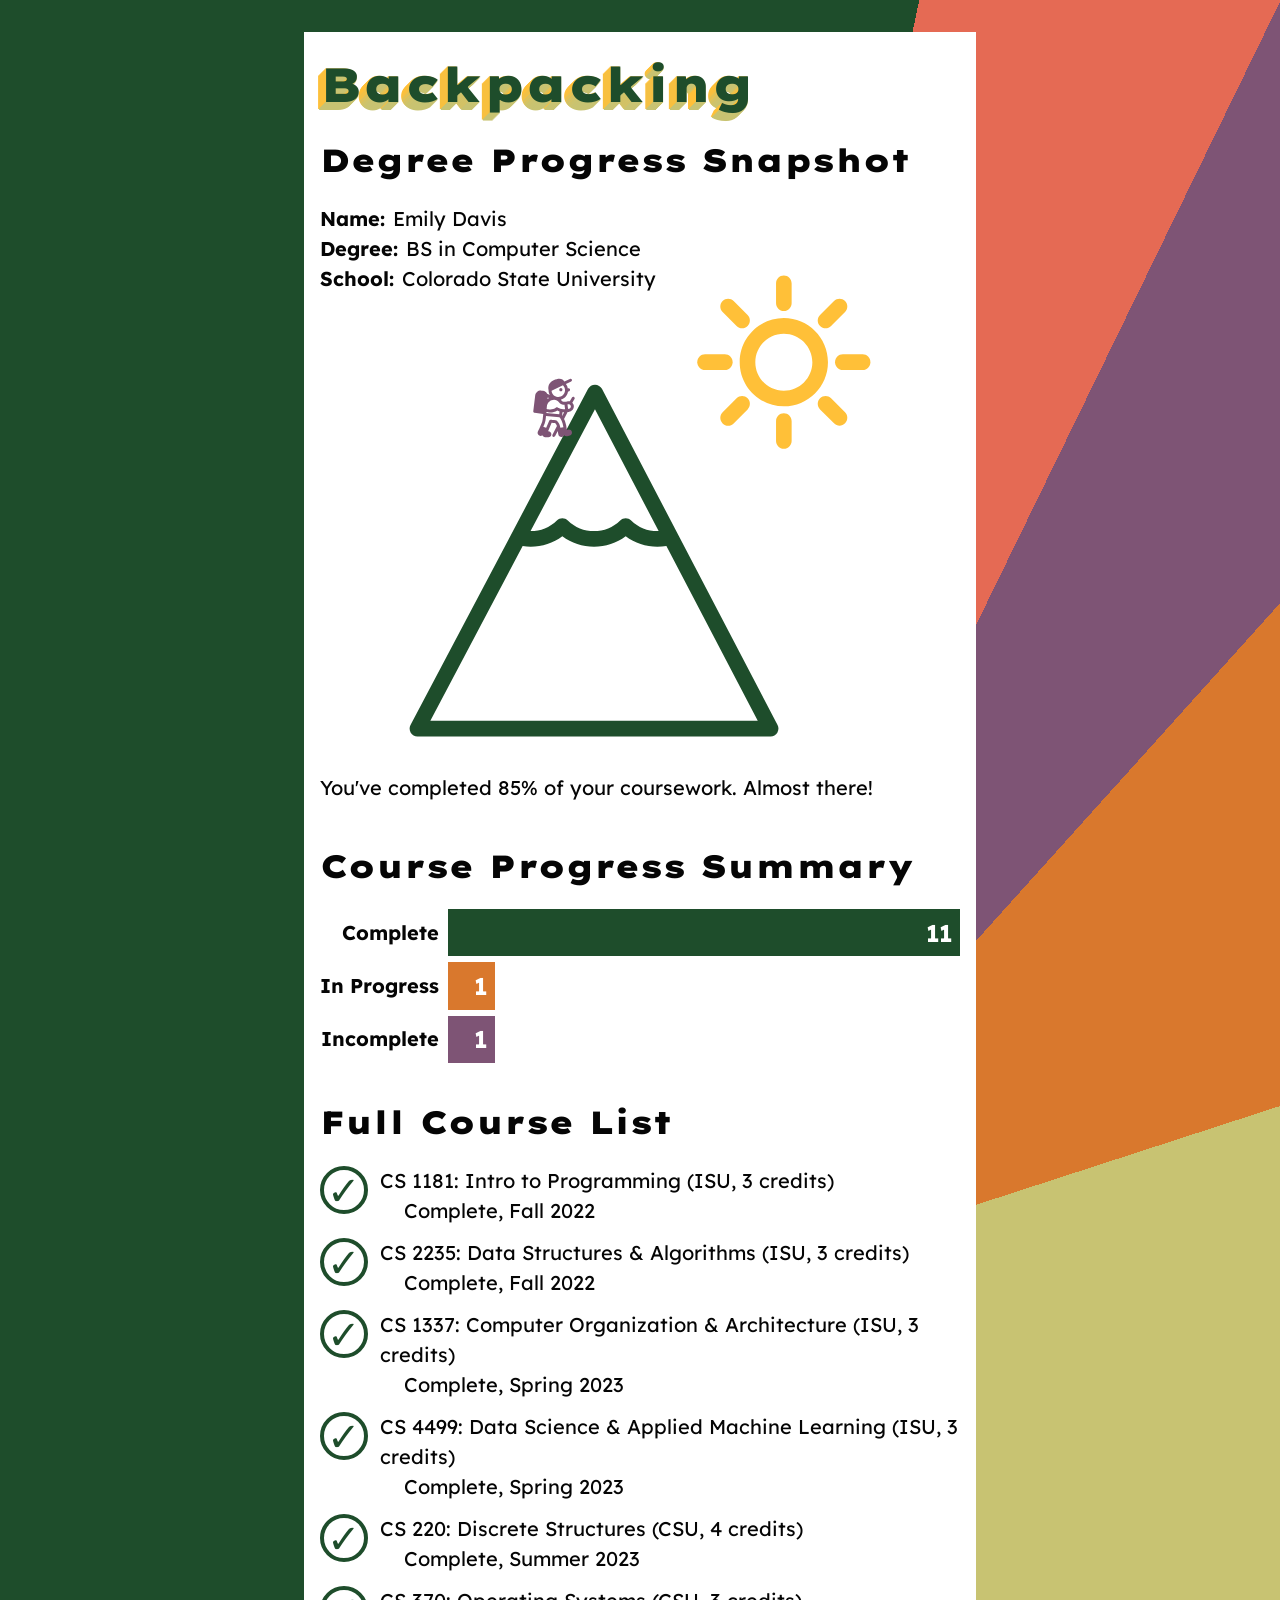
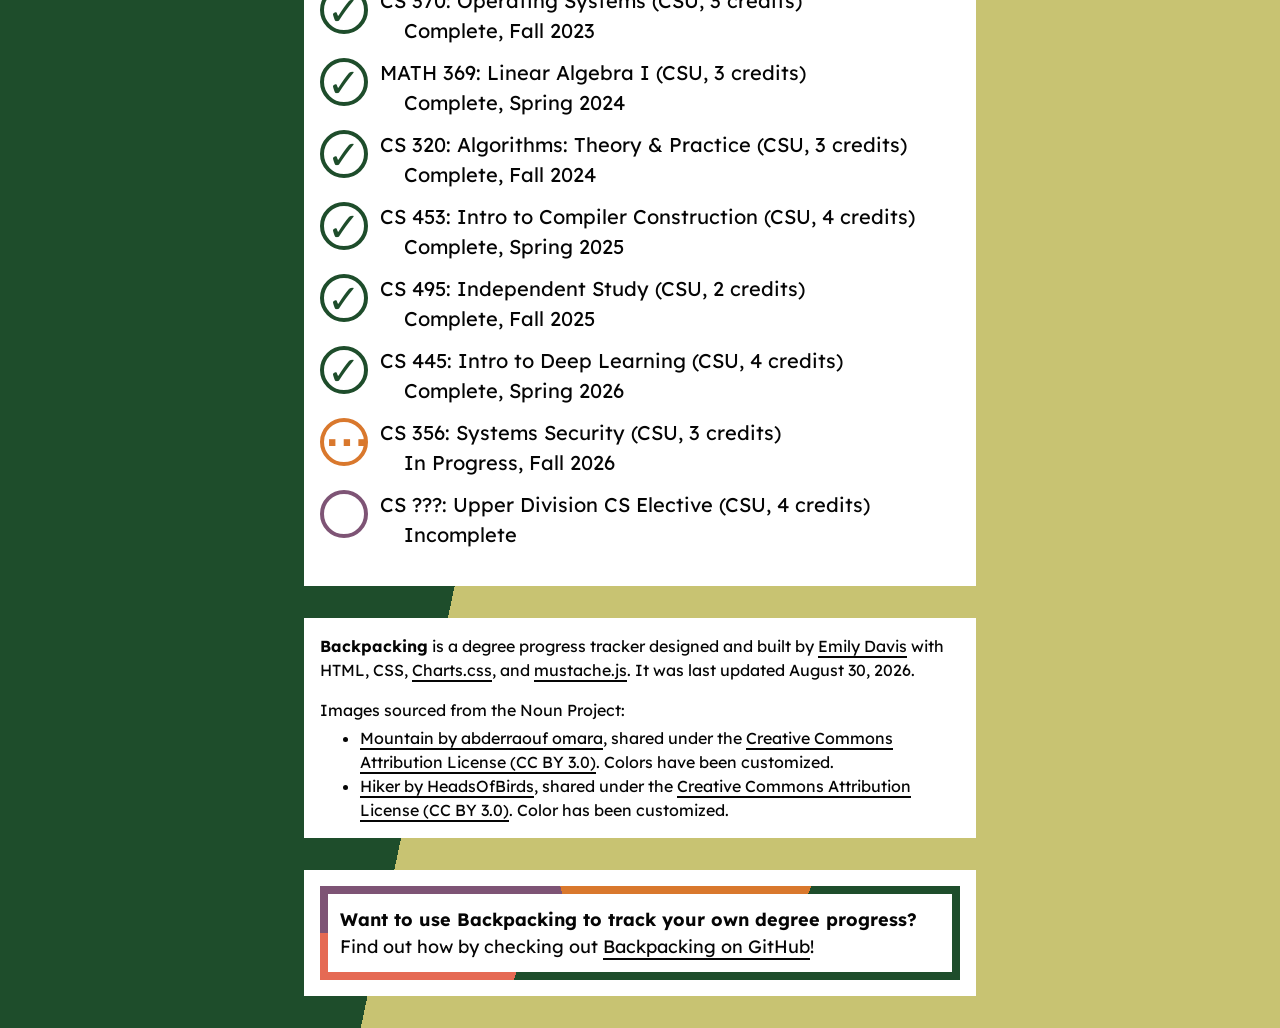
<file: index.html>
<!--
Backpacking, a Degree Progress Tracker
Copyright (C) 2026 Emily Davis

This program is free software: you can redistribute it and/or modify
it under the terms of the GNU General Public License as published by
the Free Software Foundation, either version 3 of the License, or
(at your option) any later version.

This program is distributed in the hope that it will be useful,
but WITHOUT ANY WARRANTY; without even the implied warranty of
MERCHANTABILITY or FITNESS FOR A PARTICULAR PURPOSE. See the
GNU General Public License for more details.

You should have received a copy of the GNU General Public License
along with this program. If not, see <https://www.gnu.org/licenses/>.
-->

<!DOCTYPE html>
<html lang="en">
<head>
  <meta charset="UTF-8">
  <meta name="viewport" content="width=device-width, initial-scale=1.0">
  <title>Backpacking</title>
  <link rel="stylesheet" href="./styles/charts.min.css">
  <link rel="stylesheet" href="./styles/main.css">
  <style>
    :root {
      --bg-color-1: #e56a54;
      --bg-color-2: #7e5475;
      --bg-color-3: #d9782d;
      --bg-color-4: #c8c372;
      --bg-color-5: #1e4d2b;
      --text-shadow-color-1: #c8c372;
      --text-shadow-color-2: #ffc038;
      --page-title-color: #1e4d2b;
    }
  </style>
</head>
<body>
  <main>
    <h1>Backpacking</h1>
    <section class="snapshot-section">
      <h2>Degree Progress Snapshot</h2>
      <dl>
        <div>
          <dt>Name:</dt>
          <dd>Emily Davis</dd>
        </div>
        <div>
          <dt>Degree:</dt>
          <dd>BS in Computer Science</dd>
        </div>
        <div>
          <dt>School:</dt>
          <dd>Colorado State University</dd>
        </div>
      </dl>
      <figure class="mountain-climbing-scene">
        <svg
          role="presentation" class="mountain"
          width="700px" height="700px" version="1.1" viewBox="0 0 700 700"
          xmlns="http://www.w3.org/2000/svg" xmlns:xlink="http://www.w3.org/1999/xlink"
        >
          <g>
            <path fill="#1e4d2b" d="m308.36 151.84c-1.4688-2.8125-4.375-4.5742-7.5469-4.582h-0.015625c-3.1602 0-6.0664 1.7461-7.543 4.5469l-194.26 367.68c-1.3984 2.6445-1.3086 5.8242 0.23437 8.3906 1.5391 2.5586 4.3164 4.125 7.3125 4.125h386.35c2.9844 0 5.7578-1.5586 7.3008-4.1094 1.5469-2.5586 1.6445-5.7305 0.26172-8.3711zm-7.6133 22.305 69.629 133.27c-0.46094 0.015625-0.92578 0.023437-1.3906 0.023437-10.773 0-20.961-4.1562-28.668-11.703-3.3164-3.2539-8.625-3.2539-11.938 0-7.7188 7.5469-17.891 11.703-28.672 11.703-10.773 0-20.957-4.1562-28.668-11.703-3.3203-3.2539-8.625-3.2539-11.945 0-7.7109 7.5469-17.891 11.703-28.672 11.703h-0.10547zm-180.05 340.78 100.96-191.08c2.8945 0.44141 5.8281 0.67188 8.7734 0.67188 12.621 0 24.672-4.0273 34.641-11.465 9.9688 7.4375 22.012 11.465 34.641 11.465 12.629 0 24.68-4.0273 34.641-11.465 9.9688 7.4375 22.008 11.465 34.637 11.465 3.3281 0 6.6289-0.29688 9.8789-0.85156l99.926 191.26z"/>
            <path fill="#ffc038" d="m507.32 74.418c-26.605 0-48.262 21.648-48.262 48.262 0 26.605 21.656 48.262 48.262 48.262 26.609 0 48.262-21.656 48.262-48.262-0.003906-26.605-21.645-48.262-48.262-48.262zm0 79.453c-17.199 0-31.188-13.996-31.188-31.188 0-17.199 13.996-31.191 31.188-31.191 17.203 0 31.191 13.996 31.191 31.191 0.003907 17.191-13.988 31.188-31.191 31.188z"/>
            <path fill="#ffc038" d="m507.32 66.672c4.7148 0 8.5352-3.8203 8.5352-8.5352l-0.003906-21.602c0.007813-4.7148-3.8164-8.5352-8.5312-8.5352-4.7109 0-8.5273 3.8203-8.5273 8.5352v21.605c-0.003906 4.7148 3.8203 8.5312 8.5273 8.5312z"/>
            <path fill="#ffc038" d="m455.64 83.074c1.668 1.668 3.8516 2.4961 6.0352 2.4961 2.1836 0 4.3672-0.83594 6.0352-2.4961 3.332-3.332 3.332-8.7344 0-12.074l-15.281-15.277c-3.3281-3.332-8.7344-3.332-12.066 0-3.3359 3.3359-3.3359 8.7344 0 12.074z"/>
            <path fill="#ffc038" d="m421.17 131.21h21.605c4.7148 0 8.5352-3.8203 8.5352-8.5352 0-4.7227-3.8203-8.5352-8.5352-8.5352h-21.605c-4.7148 0-8.5352 3.8203-8.5352 8.5352 0 4.7148 3.8242 8.5352 8.5352 8.5352z"/>
            <path fill="#ffc038" d="m440.37 189.63c1.6641 1.668 3.8516 2.4961 6.0352 2.4961s4.3672-0.83594 6.0312-2.4961l15.281-15.281c3.332-3.332 3.332-8.7344 0-12.066-3.3359-3.332-8.7344-3.332-12.074 0l-15.277 15.281c-3.332 3.332-3.332 8.7344 0.003907 12.066z"/>
            <path fill="#ffc038" d="m507.32 178.69c-4.7109 0-8.5273 3.8203-8.5273 8.5352v21.605c0 4.7148 3.8203 8.5352 8.5273 8.5352 4.7148 0 8.5352-3.8203 8.5352-8.5352v-21.605c0.003907-4.7188-3.8164-8.5352-8.5352-8.5352z"/>
            <path fill="#ffc038" d="m559 162.28c-3.3359-3.332-8.7422-3.332-12.074 0-3.3359 3.332-3.3359 8.7344 0 12.066l15.277 15.281c1.668 1.668 3.8516 2.4961 6.0352 2.4961s4.3672-0.83594 6.0352-2.4961c3.332-3.332 3.332-8.7344 0-12.066z"/>
            <path fill="#ffc038" d="m593.47 114.14h-21.605c-4.7109 0-8.5352 3.8203-8.5352 8.5352 0 4.7109 3.8242 8.5352 8.5352 8.5352h21.605c4.7109 0 8.5273-3.8203 8.5273-8.5352 0-4.7109-3.8203-8.5352-8.5273-8.5352z"/>
            <path fill="#ffc038" d="m552.96 85.574c2.1836 0 4.3672-0.83594 6.0312-2.4961l15.281-15.277c3.332-3.332 3.332-8.7344 0-12.074-3.332-3.332-8.7344-3.332-12.066 0l-15.281 15.277c-3.3359 3.3359-3.3359 8.7422-0.003906 12.074 1.6719 1.668 3.8477 2.4961 6.0391 2.4961z"/>
          </g>
        </svg>
        <svg
          role="img" class="hiker" style="--progress-percent: 85" aria-labelledby="hiker-img-title"
          width="700pt" height="700pt" version="1.1" viewBox="0 0 700 700"
          xmlns="http://www.w3.org/2000/svg" xmlns:xlink="http://www.w3.org/1999/xlink"
        >
          <title id="hiker-img-title">A backpacker standing on the slope of a mountain. They have climbed 85% of the mountain so far.</title>
          <g>
            <path fill="#7e5475" d="m525.28 183.12c-6.1602-3.9219-14.559-1.6797-17.922 5.0391l-19.039 33.039c-3.3594-0.55859-6.7188-1.1211-10.078-1.1211-4.4805 0-9.5195 0.55859-14 2.2383-1.1211 0.55859-10.078 2.8008-21.281 2.8008-6.7188 0-12.879-1.1211-17.922-2.8008-3.9219-1.6797-7.2812-5.0391-9.5195-8.3984-1.6797-2.2383-3.3594-4.4805-5.6016-6.7188 12.879-3.3594 25.199-10.078 35.281-19.039 15.121-14 24.641-32.48 27.441-52.641l5.6016-0.55859c7.2812-0.55859 12.879-7.2812 12.32-14.559-0.55859-7.2812-7.2812-12.879-14.559-12.32l-4.4805 0.55859c-2.8008-14-8.3984-26.879-17.359-38.078l45.922-21.84c6.7188-3.3594 9.5195-11.199 6.1602-17.359-3.3594-6.1602-11.199-9.5195-17.359-6.1602l-47.602 21.84c-8.9609-11.762-22.398-22.961-44.238-22.961-14 0-30.238 4.4805-50.398 13.441-47.039 21.281-49.84 63.84-44.238 84.559-0.55859 15.68 3.3594 30.801 10.641 44.238l-22.961-10.641c-7.2812-13.441-20.719-23.52-36.961-25.762l-12.879-1.6797c-2.2383 0-3.9219-0.55859-6.1602-0.55859-24.641 0-45.359 18.48-48.719 43.121l-16.801 137.2c-0.55859 3.3594 0.55859 6.7188 2.8008 9.5195 2.2383 2.8008 5.6016 4.4805 8.9609 5.0391l75.602 9.5195-3.3594 33.602v0.55859c-1.6797 17.359-3.9219 30.238-8.3984 40.879l-21.281 50.398-14 28.559c-6.1602 13.441-1.1211 29.121 12.32 35.281 8.9609 4.4805 19.039 3.3594 26.879-2.2383 3.9219 9.5195 13.441 16.238 24.641 16.238h28c14.559 0 26.32-11.762 26.32-26.32s-11.762-26.32-26.32-26.32h-2.2383l30.801-73.922c11.762 1.1211 22.961 2.2383 29.121 2.8008 3.9219 2.8008 11.762 10.641 17.359 26.32l-39.199 75.602c-3.3594 6.7188-1.1211 14.559 5.6016 17.922 1.6797 1.1211 3.9219 1.6797 6.1602 1.6797 5.0391 0 9.5195-2.8008 11.762-7.2812l22.961-44.238v1.1211l5.0391 29.68c2.2383 12.879 13.441 21.84 26.32 21.84 1.6797 0 2.8008 0 4.4805-0.55859 8.9609-1.6797 16.238-7.2812 19.602-15.121 6.7188 7.8398 17.922 11.199 28 8.3984l22.398-6.7188c14-4.4805 21.84-19.039 17.359-33.039s-19.039-21.84-33.039-17.359l-5.0391 1.6797-7.8398-10.078v-3.3594c-2.8008-30.238-11.199-59.359-22.398-82.32l31.359-60.48c11.762-1.6797 20.16-4.4805 22.398-5.0391 11.762-3.9219 21.281-11.762 26.879-22.961 5.6016-11.199 6.7188-23.52 2.8008-35.281-2.2383-7.2812-6.1602-12.879-11.199-17.922l19.039-32.48c4.457-6.7188 2.2188-14.559-3.9414-18.477zm-218.4 10.078c-5.0391 2.8008-9.5195 6.1602-14 10.078l1.6797-15.68zm89.043 142.24-113.12-10.641 1.1211-10.078c7.8398 2.2383 20.16 4.4805 34.719 4.4805 18.48 0 40.32-3.9219 60.48-17.359 5.0391 2.8008 11.199 6.1602 19.039 8.3984zm25.199 12.879 2.8008-31.922c5.0391 0.55859 9.5195 0.55859 14.559 1.1211l-16.801 31.922s-0.55859-0.5625-0.55859-1.1211zm-5.6016-101.36c8.9609 3.3594 17.922 4.4805 26.32 4.4805l5.0391 39.762h-4.4805c-7.8398 0-15.68-0.55859-24.641-2.2383-18.48-3.9219-28-8.9609-32.48-11.199-1.1211-0.55859-1.6797-1.6797-2.8008-2.2383-4.4805-2.2383-10.078-2.2383-14 1.1211-30.801 24.078-71.68 14.559-82.879 11.199l2.2383-24.078c3.3633-30.809 31.363-56.57 62.723-56.57 17.922 0 33.602 8.3984 42.559 21.84 6.1641 8.4023 13.441 14.562 22.402 17.922zm30.801-117.04c-2.8008 30.801-28.559 53.762-58.801 53.762h-5.6016c-29.121-2.8008-51.52-26.32-53.199-54.879l99.68-47.043c12.32 12.316 19.602 29.68 17.922 48.16zm-124.88 252.56h-1.1211c-5.6016 0-10.078 3.3594-12.32 8.3984l-26.32 62.723c-0.55859-0.55859-1.1211-0.55859-2.2383-1.1211l-22.961-8.3984 11.199-26.879c6.7188-15.68 9.5195-32.48 10.641-49.281l1.6797-17.359 117.6 11.199c13.441 14 28.559 45.922 34.719 86.238l-26.32 4.4805c-8.3984-52.078-39.199-65.52-39.762-65.52-0.55859-0.5625-44.797-4.4805-44.797-4.4805zm162.4-96.879c-0.55859 0-4.4805 1.6797-10.641 2.8008l-5.0391-39.762c2.2383-0.55859 3.3594-1.1211 3.3594-1.1211 2.2383-0.55859 3.9219-1.1211 6.1602-1.1211 8.3984 0 16.238 5.6016 19.039 14 3.3594 10.641-2.2383 21.84-12.879 25.203z"/>
            <path fill="#7e5475" d="m423.92 119.84c0 7.7305-6.2695 14-14 14-7.7344 0-14-6.2695-14-14 0-7.7305 6.2656-14 14-14 7.7305 0 14 6.2695 14 14"/>
          </g>
        </svg>
        <figcaption>You&#39;ve completed 85% of your coursework. Almost there!</figcaption>
      </figure>
    </section>
    <section class="chart-section">
      <h2 id="table-heading">Course Progress Summary</h2>
      <table
        class="course-status-chart charts-css bar show-labels data-spacing-3"
        aria-labelledby="table-heading"
      >
        <tbody>
          <tr>
            <th scope="row">Complete</th>
            <td

              style="
                --size: 11 / 11;
                --color: #1e4d2b;
                color: #ffffff;
              "
            >
              11
            </td>
          </tr>
          <tr>
            <th scope="row">In Progress</th>
            <td

              style="
                --size: 1 / 11;
                --color: #d9782d;
                color: #ffffff;
              "
            >
              1
            </td>
          </tr>
          <tr>
            <th scope="row">Incomplete</th>
            <td

              style="
                --size: 1 / 11;
                --color: #7e5475;
                color: #ffffff;
              "
            >
              1
            </td>
          </tr>
        </tbody>
      </table>
    </section>
    <section class="course-list-section">
      <h2 id="course-list-heading">Full Course List</h2>
      <ul
        role="list"
        class="course-list"
        aria-labelledby="course-list-heading"
      >
        <li
          class="complete"
          style="--status-icon-color: #1e4d2b"
        >
          <span class="list-item-decorator" aria-hidden="true"></span>
          <span class="list-item-content">
            <span
              class="list-item-content-line"
            >
              CS
              1181: Intro to Programming
              (ISU, 3 credits)
            </span>
            <span class="list-item-content-line">
              <span>Complete</span><span>, Fall</span>
              <span>2022</span>
            </span>
          </span>
        </li>
        <li
          class="complete"
          style="--status-icon-color: #1e4d2b"
        >
          <span class="list-item-decorator" aria-hidden="true"></span>
          <span class="list-item-content">
            <span
              class="list-item-content-line"
            >
              CS
              2235: Data Structures &amp; Algorithms
              (ISU, 3 credits)
            </span>
            <span class="list-item-content-line">
              <span>Complete</span><span>, Fall</span>
              <span>2022</span>
            </span>
          </span>
        </li>
        <li
          class="complete"
          style="--status-icon-color: #1e4d2b"
        >
          <span class="list-item-decorator" aria-hidden="true"></span>
          <span class="list-item-content">
            <span
              class="list-item-content-line"
            >
              CS
              1337: Computer Organization &amp; Architecture
              (ISU, 3 credits)
            </span>
            <span class="list-item-content-line">
              <span>Complete</span><span>, Spring</span>
              <span>2023</span>
            </span>
          </span>
        </li>
        <li
          class="complete"
          style="--status-icon-color: #1e4d2b"
        >
          <span class="list-item-decorator" aria-hidden="true"></span>
          <span class="list-item-content">
            <span
              class="list-item-content-line"
            >
              CS
              4499: Data Science &amp; Applied Machine Learning
              (ISU, 3 credits)
            </span>
            <span class="list-item-content-line">
              <span>Complete</span><span>, Spring</span>
              <span>2023</span>
            </span>
          </span>
        </li>
        <li
          class="complete"
          style="--status-icon-color: #1e4d2b"
        >
          <span class="list-item-decorator" aria-hidden="true"></span>
          <span class="list-item-content">
            <span
              class="list-item-content-line"
            >
              CS
              220: Discrete Structures
              (CSU, 4 credits)
            </span>
            <span class="list-item-content-line">
              <span>Complete</span><span>, Summer</span>
              <span>2023</span>
            </span>
          </span>
        </li>
        <li
          class="complete"
          style="--status-icon-color: #1e4d2b"
        >
          <span class="list-item-decorator" aria-hidden="true"></span>
          <span class="list-item-content">
            <span
              class="list-item-content-line"
            >
              CS
              370: Operating Systems
              (CSU, 3 credits)
            </span>
            <span class="list-item-content-line">
              <span>Complete</span><span>, Fall</span>
              <span>2023</span>
            </span>
          </span>
        </li>
        <li
          class="complete"
          style="--status-icon-color: #1e4d2b"
        >
          <span class="list-item-decorator" aria-hidden="true"></span>
          <span class="list-item-content">
            <span
              class="list-item-content-line"
            >
              MATH
              369: Linear Algebra I
              (CSU, 3 credits)
            </span>
            <span class="list-item-content-line">
              <span>Complete</span><span>, Spring</span>
              <span>2024</span>
            </span>
          </span>
        </li>
        <li
          class="complete"
          style="--status-icon-color: #1e4d2b"
        >
          <span class="list-item-decorator" aria-hidden="true"></span>
          <span class="list-item-content">
            <span
              class="list-item-content-line"
            >
              CS
              320: Algorithms: Theory &amp; Practice
              (CSU, 3 credits)
            </span>
            <span class="list-item-content-line">
              <span>Complete</span><span>, Fall</span>
              <span>2024</span>
            </span>
          </span>
        </li>
        <li
          class="complete"
          style="--status-icon-color: #1e4d2b"
        >
          <span class="list-item-decorator" aria-hidden="true"></span>
          <span class="list-item-content">
            <span
              class="list-item-content-line"
            >
              CS
              453: Intro to Compiler Construction
              (CSU, 4 credits)
            </span>
            <span class="list-item-content-line">
              <span>Complete</span><span>, Spring</span>
              <span>2025</span>
            </span>
          </span>
        </li>
        <li
          class="complete"
          style="--status-icon-color: #1e4d2b"
        >
          <span class="list-item-decorator" aria-hidden="true"></span>
          <span class="list-item-content">
            <span
              class="list-item-content-line"
            >
              CS
              495: Independent Study
              (CSU, 2 credits)
            </span>
            <span class="list-item-content-line">
              <span>Complete</span><span>, Fall</span>
              <span>2025</span>
            </span>
          </span>
        </li>
        <li
          class="complete"
          style="--status-icon-color: #1e4d2b"
        >
          <span class="list-item-decorator" aria-hidden="true"></span>
          <span class="list-item-content">
            <span
              class="list-item-content-line"
            >
              CS
              445: Intro to Deep Learning
              (CSU, 4 credits)
            </span>
            <span class="list-item-content-line">
              <span>Complete</span><span>, Spring</span>
              <span>2026</span>
            </span>
          </span>
        </li>
        <li
          class="in-progress"
          style="--status-icon-color: #d9782d"
        >
          <span class="list-item-decorator" aria-hidden="true"></span>
          <span class="list-item-content">
            <span
              class="list-item-content-line"
            >
              CS
              356: Systems Security
              (CSU, 3 credits)
            </span>
            <span class="list-item-content-line">
              <span>In Progress</span><span>, Fall</span>
              <span>2026</span>
            </span>
          </span>
        </li>
        <li
          class="incomplete"
          style="--status-icon-color: #7e5475"
        >
          <span class="list-item-decorator" aria-hidden="true"></span>
          <span class="list-item-content">
            <span
              class="list-item-content-line"
            >
              CS
              ???: Upper Division CS Elective
              (CSU, 4 credits)
            </span>
            <span class="list-item-content-line">
              <span>Incomplete</span>
            </span>
          </span>
        </li>
      </ul>
    </section>
  </main>
  <footer>
    <div class="footer-section">
      <p>
        <strong>Backpacking</strong>
        is a degree progress tracker designed and built by
        <a href="https://emilyanndavis.github.io/">Emily Davis</a>
        with HTML, CSS,
        <a href="https://chartscss.org/">Charts.css</a>,
        and
        <a href="https://github.com/janl/mustache.js">mustache.js</a>.
        It was
        last updated August 30, 2026.
      </p>
      <p id="image-sources-heading">Images sourced from the Noun Project:</p>
      <ul
        role="list"
        class="image-sources-list"
        aria-labelledby="image-sources-heading"
      >
        <li>
          <a
            href="https://thenounproject.com/icon/mountain-1035090/"
          >Mountain by abderraouf omara</a>, shared under the
          <a
            href="https://creativecommons.org/licenses/by/3.0/"
          >Creative Commons Attribution License (CC BY 3.0)</a>.
          Colors have been customized.
        </li>
        <li>
          <a
            href="https://thenounproject.com/icon/hiker-1264137/"
          >Hiker by HeadsOfBirds</a>, shared under the
          <a
            href="https://creativecommons.org/licenses/by/3.0/"
          >Creative Commons Attribution License (CC BY 3.0)</a>.
          Color has been customized.
        </li>
      </ul>
    </div>
    <div class="footer-section">
      <p class="footer-text-standout">
        <strong>Want to use Backpacking to track your own degree progress?</strong>
        <br />
        Find out how by checking out
        <a href="https://github.com/emilyanndavis/backpacking">Backpacking on GitHub</a>!
      </p>
    </div>
  </footer>
</body>
</html>
</file>
<file: styles/main.css>
/*
Backpacking, a Degree Progress Tracker
Copyright (C) 2026 Emily Davis

This program is free software: you can redistribute it and/or modify
it under the terms of the GNU General Public License as published by
the Free Software Foundation, either version 3 of the License, or
(at your option) any later version.

This program is distributed in the hope that it will be useful,
but WITHOUT ANY WARRANTY; without even the implied warranty of
MERCHANTABILITY or FITNESS FOR A PARTICULAR PURPOSE. See the
GNU General Public License for more details.

You should have received a copy of the GNU General Public License
along with this program. If not, see <https://www.gnu.org/licenses/>.
*/

@import url('https://fonts.googleapis.com/css2?family=Lexend+Deca:wght@100..900&family=Lexend+Giga:wght@100..900&display=swap');

:root {
    --text-primary: #050505;
    --body-padding-left-right: 1rem;
    --body-padding-top-bottom: 1rem;
    --main-max-width: 42rem;
    --main-padding-left-right: 1rem;
}

body {
  background: conic-gradient(
    from 7deg,
    var(--bg-color-1) 3deg,
    var(--bg-color-2) 3deg 7deg,
    var(--bg-color-3) 7deg 20deg,
    var(--bg-color-4) 20deg 180deg,
    var(--bg-color-5) 180deg
  );
  color: var(--text-primary);
  font-family: 'Lexend Deca', 'Helvetica Neue', Arial, Helvetica, sans-serif;
  font-size: 1rem;
  height: 100%;
  line-height: 1.5;
  margin: 0;
  overflow-x: hidden;
  padding: var(--body-padding-top-bottom) var(--body-padding-left-right);
  word-break: break-word;
}

main,
footer {
  box-sizing: border-box;
  margin: auto;
  max-width: var(--main-max-width);
}

main,
.footer-section {
  background: #fff;
}

main {
  padding: 1rem var(--main-padding-left-right);
}

h1, h2, h3, h4, h5, h6 {
  font-family: 'Lexend Giga', 'Helvetica Neue', Arial, Helvetica, sans-serif;
  font-weight: 900;
}

h1 {
  color: var(--page-title-color);
  font-size: 2rem;
  letter-spacing: 5%;
  margin: 0;
  text-shadow:
    0 1px var(--text-shadow-color-1),
    -1px 0 var(--text-shadow-color-2),
    -1px 2px var(--text-shadow-color-1),
    -2px 1px var(--text-shadow-color-2),
    -2px 3px var(--text-shadow-color-1),
    -3px 2px var(--text-shadow-color-2),
    -3px 4px var(--text-shadow-color-1),
    -4px 3px var(--text-shadow-color-2),
    -4px 5px var(--text-shadow-color-1),
    -5px 4px var(--text-shadow-color-2),
    -5px 6px var(--text-shadow-color-1),
    -6px 5px var(--text-shadow-color-2),
    -6px 7px var(--text-shadow-color-1),
    -7px 6px var(--text-shadow-color-2),
    -7px 8px var(--text-shadow-color-1),
    -8px 7px var(--text-shadow-color-2);
}

h2 {
  font-size: 1.375rem;
  margin: 0.5em 0;
}

a {
  border-bottom: 0.125rem solid var(--text-primary);
  color: inherit;
  text-decoration: none;
  &:active,
  &:focus,
  &:hover,
  &:visited {
    color: inherit;
  }

  &:focus {
    border: none;
    border-radius: 0.125rem;
    outline: 0.125rem solid var(--text-primary);
    outline-offset: 0.0625rem;
    transition: 75ms ease-in-out all;
  }

  &:hover {
    border-bottom: 0.375rem double var(--text-primary);
    transition: 75ms ease-in-out all;
  }

  &:focus:hover {
    border-bottom: solid 0.125rem var(--text-primary);
    outline-offset: 0.125rem;
  }
}

dl > div {
  display: flex;
  justify-content: flex-start;

  dt {
    flex-shrink: 0;
    font-weight: bold;
  }

  dd {
    margin-left: 0.5rem;
  }
}

.mountain-climbing-scene {
  margin: -1rem 0 0 0;
  position: relative;
  height: calc(
    100vw
    - 2 * var(--body-padding-left-right)
    - 2 * var(--main-padding-left-right)
  );
  max-height: calc(var(--main-max-width) - 2 * var(--main-padding-left-right));
  width: 100%;

  /* Mountain image includes whitespace surrounding mountain.
      Define offsets inside mountain image to ensure proper positioning
      of hiker with respect to mountain (not just mountain image). */
  --mtn-offset-bottom: calc(7/30 * 100%);
  --mtn-offset-left: calc(4/30 * 100%);
  --mtn-height: calc(33/60 * 100%);
  --half-mtn-width: calc(33/120 * 100%);

  .mountain,
  .hiker,
  figcaption {
    position: absolute;
    bottom: 0;
    left: 0;
  }

  .mountain {
    height: 100%;
    width: 100%;
  }

  .hiker {
    /* Hiker size should always be proportional to mountain size. */
    --hiker-img-height: calc(5/40 * 100%);
    --hiker-img-width: calc(5/40 * 100%);
    height: var(--hiker-img-height);
    width: var(--hiker-img-width);

    /* Hiker image includes whitespace surrounding hiker.
       Define offsets inside hiker image to ensure proper positioning
       of hiker (not just hiker image) with respect to mountain. */
    --hiker-offset-bottom: calc(11/60 * var(--hiker-img-height));
    --hiker-offset-left: calc(7/30 * var(--hiker-img-height));
    --hiker-width: calc(16/30 * var(--hiker-img-height));

    /* Position hiker at base of mountain when progress is 0%. */
    --start-offset-bottom: calc(
      var(--mtn-offset-bottom)
      - var(--hiker-offset-bottom)
    );
    --start-offset-left: calc(
      var(--mtn-offset-left)
      - var(--hiker-offset-left)
      - var(--hiker-width)
    );

    /* Position hiker at top of mountain when progress is 100%. */
    --end-offset-bottom: calc(
      var(--mtn-offset-bottom)
      + var(--mtn-height)
      - var(--hiker-offset-bottom)
    );
    --end-offset-left: calc(
      var(--mtn-offset-left)
      - var(--hiker-offset-left)
      - var(--hiker-offset-left)
      + var(--half-mtn-width)
    );

    /* Calculate diffs between end offsets and start offsets.
       These diffs will provide the basis for calculating hiker offsets
       when progress is somewhere between 0 and 100%. */
    --range-offset-bottom: calc(
      var(--end-offset-bottom)
      - var(--start-offset-bottom)
    );
    --range-offset-left: calc(
      var(--end-offset-left)
      - var(--start-offset-left)
    );

    /* Calculate hiker offsets based on actual progress.
       (--progress-percent is defined in data and set in the HTML template.) */
    bottom: calc(
      var(--start-offset-bottom)
      + (var(--progress-percent) / 100)
      * var(--range-offset-bottom)
    );
    left: calc(
      var(--start-offset-left)
      + (var(--progress-percent) / 100)
      * var(--range-offset-left)
    );
  }

  figcaption {
    top: calc(
      100%
      - var(--mtn-offset-bottom)
      + 1rem
    );
    width: 100%;
  }
}

.charts-css {
  &.bar.course-status-chart {
    --labels-size: 6.5rem;
    height: 10rem;

    tbody tr {
      th {
        align-items: flex-end;
        padding-right: 0.5rem;
      }
      td {
        font-size: 1.5rem;
        font-weight: bold;
        min-width: 1.75rem;
        padding-right: 0.5rem;

        &.zero-bar {
          background: transparent;
          color: var(--text-primary) !important;
          min-width: unset;
          padding: 0 0 0 1rem;
        }
      }
    }
  }
}

.course-list-section {
  margin-top: 2rem;
}

.course-list {
  list-style: none;
  padding: 0;

  li {
    align-items: flex-start;
    display: flex;
    margin: 0.75rem 0;

    .list-item-decorator {
      border: 0.25rem solid var(--status-icon-color);
      border-radius: 100%;
      color: var(--status-icon-color);
      flex-shrink: 0;
      height: 2.5rem;
      width: 2.5rem;
      line-height: 1;
      margin-right: 0.75rem;
      text-align: center;
    }

    &.complete {
      .list-item-decorator::before {
        content: '✓';
        font-size: 2.5rem;
      }
    }

    &.in-progress {
      .list-item-decorator::before {
        content: '⋯';
        font-size: 2.75rem;
        font-weight: bold;
        line-height: 2.375rem;
      }
    }

    .list-item-content {
      display: flex;
      flex-wrap: wrap;
    }

    .list-item-content-line {
      flex-basis: 100%;
      &:not(:first-child) {
        padding-left: 1.5rem;
      }
    }
  }
}

footer {
  font-size: 1rem;

  .footer-section {
    margin-top: var(--body-padding-top-bottom);
    padding: 1rem var(--main-padding-left-right);
  }

  p {
    margin: 1rem auto;

    &:first-child {
      margin-top: 0;
    }

    &:last-child {
      margin-bottom: 0;
    }

    &:has(+ ul) {
      margin-bottom: 0.25rem;
    }
  }

  .image-sources-list {
    margin: 0;
  }

  .footer-text-standout {
    font-size: 1.125rem;
    border-style: solid;
    border-width: 0.5rem;
    border-color: var(--bg-color-2); /* fallback */
    border-image-slice: 1;
    border-image-source: conic-gradient(
      from 235deg,
      var(--bg-color-1) 30deg,
      var(--bg-color-2) 30deg 100deg,
      var(--bg-color-3) 100deg 180deg,
      var(--bg-color-5) 180deg
    );
    padding: 0.75rem;
  }
}

@media (width > 767px) {
  :root {
    --body-padding-top-bottom: 2rem;
  }

  body {
    background: conic-gradient(
      from 12deg,
      var(--bg-color-1) 14deg,
      var(--bg-color-2) 14deg 30deg,
      var(--bg-color-3) 30deg 60deg,
      var(--bg-color-4) 60deg 180deg,
      var(--bg-color-5) 180deg
    );
    font-size: 1.25rem;
  }

  h1 {
    font-size: 3rem;
  }

  h2 {
    font-size: 2rem;
  }

  .mountain-climbing-scene {
    figcaption {
      top: calc(
        100%
        - var(--mtn-offset-bottom)
        + 2rem
      );
    }
  }

  .charts-css {
    &.bar.course-status-chart {
      --labels-size: 8rem;
    }

    tbody tr td {
      min-width: 2.25rem;
      padding-right: 0.75rem;
    }
  }

  .status-list {
    li {
      align-items: center;

      .list-item-decorator {
        border: 0.375rem solid var(--status-icon-color);
        height: 4rem;
        width: 4rem;
      }

      &.complete {
        .list-item-decorator::before {
          font-size: 4rem;
        }
      }

      &.in-progress {
        .list-item-decorator::before {
          font-size: 4.5rem;
          line-height: 3.625rem;
        }
      }
    }
  }

  footer {
    .footer-text-standout {
      border-image-source: conic-gradient(
        from 250deg,
        var(--bg-color-1) 20deg,
        var(--bg-color-2) 20deg 50deg,
        var(--bg-color-3) 50deg 185deg,
        var(--bg-color-5) 185deg
      );
    }
  }
}

@media (width > 439px) {
  .mountain-climbing-scene {
    margin-top: -2rem;
    margin-bottom: -2rem;
  }
}

@media (width > 489px) {
  .mountain-climbing-scene {
    margin-top: -3rem;
    margin-bottom: -3rem;
  }
}

@media (width > 649px) {
  .mountain-climbing-scene {
    margin-top: -4rem;
    margin-bottom: -4rem;
  }
}

@supports(padding: max(0px)) {
  /* Ensure rounded screen corners & 'notches' don't obscure content */
  body {
      padding-left: max(var(--body-padding-left-right), env(safe-area-inset-left));
      padding-right: max(var(--body-padding-left-right), env(safe-area-inset-right));
  }
}
</file>
<file: styles/charts.min.css>
/*
MIT License

Charts.css
Copyright (c) 2020 Rami Yushuvaev

Permission is hereby granted, free of charge, to any person obtaining a copy
of this software and associated documentation files (the "Software"), to deal
in the Software without restriction, including without limitation the rights
to use, copy, modify, merge, publish, distribute, sublicense, and/or sell
copies of the Software, and to permit persons to whom the Software is
furnished to do so, subject to the following conditions:

The above copyright notice and this permission notice shall be included in all
copies or substantial portions of the Software.

THE SOFTWARE IS PROVIDED "AS IS", WITHOUT WARRANTY OF ANY KIND, EXPRESS OR
IMPLIED, INCLUDING BUT NOT LIMITED TO THE WARRANTIES OF MERCHANTABILITY,
FITNESS FOR A PARTICULAR PURPOSE AND NONINFRINGEMENT. IN NO EVENT SHALL THE
AUTHORS OR COPYRIGHT HOLDERS BE LIABLE FOR ANY CLAIM, DAMAGES OR OTHER
LIABILITY, WHETHER IN AN ACTION OF CONTRACT, TORT OR OTHERWISE, ARISING FROM,
OUT OF OR IN CONNECTION WITH THE SOFTWARE OR THE USE OR OTHER DEALINGS IN THE
SOFTWARE.
*/

.charts-css{--color-1:rgba(240,50,50,0.75);--color-2:rgba(255,180,50,0.75);--color-3:rgba(255,220,90,0.75);--color-4:rgba(100,210,80,0.75);--color-5:rgba(90,165,255,0.75);--color-6:rgba(170,90,240,0.75);--color-7:hsla(0,0%,70.6%,0.75);--color-8:hsla(0,0%,43.1%,0.75);--color-9:rgba(170,150,110,0.75);--color-10:rgba(130,50,20,0.75);--chart-bg-color:#f5f5f5;--heading-size:0px;--primary-axis-color:#000;--primary-axis-style:solid;--primary-axis-width:1px;--secondary-axes-color:rgba(0,0,0,0.15);--secondary-axes-style:solid;--secondary-axes-width:1px;--data-axes-color:rgba(0,0,0,0.15);--data-axes-style:solid;--data-axes-width:1px;--legend-border-color:#c8c8c8;position:relative;display:block;width:100%;height:100%;margin:0 auto;padding:0;border:0;-webkit-print-color-adjust:exact;color-adjust:exact}.charts-css,.charts-css *,.charts-css::after,.charts-css ::after,.charts-css::before,.charts-css ::before{-webkit-box-sizing:border-box;box-sizing:border-box}table.charts-css{border-collapse:collapse;border-spacing:0;empty-cells:show;overflow:initial;background-color:transparent}table.charts-css caption,table.charts-css colgroup,table.charts-css tbody,table.charts-css td,table.charts-css th,table.charts-css thead,table.charts-css tr{display:block;margin:0;padding:0;border:0;background-color:transparent}table.charts-css colgroup,table.charts-css tfoot,table.charts-css thead{display:none}ol.charts-css,ul.charts-css{list-style-type:none}ol.charts-css li,ul.charts-css li{margin:0;padding:0;border:0}.charts-css:not(.show-heading) caption{display:none}.charts-css.show-heading{--heading-size:1.5rem}.charts-css.show-heading caption{display:block;width:100%;height:var(--heading-size)}.charts-css.area tbody tr td:nth-of-type(10n+1)::before,.charts-css.bar.multiple tbody tr td:nth-of-type(10n+1),.charts-css.bar tbody tr:nth-of-type(10n+1) td,.charts-css.column.multiple tbody tr td:nth-of-type(10n+1),.charts-css.column tbody tr:nth-of-type(10n+1) td,.charts-css.line tbody tr td:nth-of-type(10n+1)::before{background:var(--color,var(--color-1))}.charts-css.area tbody tr td:nth-of-type(10n+2)::before,.charts-css.bar.multiple tbody tr td:nth-of-type(10n+2),.charts-css.bar tbody tr:nth-of-type(10n+2) td,.charts-css.column.multiple tbody tr td:nth-of-type(10n+2),.charts-css.column tbody tr:nth-of-type(10n+2) td,.charts-css.line tbody tr td:nth-of-type(10n+2)::before{background:var(--color,var(--color-2))}.charts-css.area tbody tr td:nth-of-type(10n+3)::before,.charts-css.bar.multiple tbody tr td:nth-of-type(10n+3),.charts-css.bar tbody tr:nth-of-type(10n+3) td,.charts-css.column.multiple tbody tr td:nth-of-type(10n+3),.charts-css.column tbody tr:nth-of-type(10n+3) td,.charts-css.line tbody tr td:nth-of-type(10n+3)::before{background:var(--color,var(--color-3))}.charts-css.area tbody tr td:nth-of-type(10n+4)::before,.charts-css.bar.multiple tbody tr td:nth-of-type(10n+4),.charts-css.bar tbody tr:nth-of-type(10n+4) td,.charts-css.column.multiple tbody tr td:nth-of-type(10n+4),.charts-css.column tbody tr:nth-of-type(10n+4) td,.charts-css.line tbody tr td:nth-of-type(10n+4)::before{background:var(--color,var(--color-4))}.charts-css.area tbody tr td:nth-of-type(10n+5)::before,.charts-css.bar.multiple tbody tr td:nth-of-type(10n+5),.charts-css.bar tbody tr:nth-of-type(10n+5) td,.charts-css.column.multiple tbody tr td:nth-of-type(10n+5),.charts-css.column tbody tr:nth-of-type(10n+5) td,.charts-css.line tbody tr td:nth-of-type(10n+5)::before{background:var(--color,var(--color-5))}.charts-css.area tbody tr td:nth-of-type(10n+6)::before,.charts-css.bar.multiple tbody tr td:nth-of-type(10n+6),.charts-css.bar tbody tr:nth-of-type(10n+6) td,.charts-css.column.multiple tbody tr td:nth-of-type(10n+6),.charts-css.column tbody tr:nth-of-type(10n+6) td,.charts-css.line tbody tr td:nth-of-type(10n+6)::before{background:var(--color,var(--color-6))}.charts-css.area tbody tr td:nth-of-type(10n+7)::before,.charts-css.bar.multiple tbody tr td:nth-of-type(10n+7),.charts-css.bar tbody tr:nth-of-type(10n+7) td,.charts-css.column.multiple tbody tr td:nth-of-type(10n+7),.charts-css.column tbody tr:nth-of-type(10n+7) td,.charts-css.line tbody tr td:nth-of-type(10n+7)::before{background:var(--color,var(--color-7))}.charts-css.area tbody tr td:nth-of-type(10n+8)::before,.charts-css.bar.multiple tbody tr td:nth-of-type(10n+8),.charts-css.bar tbody tr:nth-of-type(10n+8) td,.charts-css.column.multiple tbody tr td:nth-of-type(10n+8),.charts-css.column tbody tr:nth-of-type(10n+8) td,.charts-css.line tbody tr td:nth-of-type(10n+8)::before{background:var(--color,var(--color-8))}.charts-css.area tbody tr td:nth-of-type(10n+9)::before,.charts-css.bar.multiple tbody tr td:nth-of-type(10n+9),.charts-css.bar tbody tr:nth-of-type(10n+9) td,.charts-css.column.multiple tbody tr td:nth-of-type(10n+9),.charts-css.column tbody tr:nth-of-type(10n+9) td,.charts-css.line tbody tr td:nth-of-type(10n+9)::before{background:var(--color,var(--color-9))}.charts-css.area tbody tr td:nth-of-type(10n+10)::before,.charts-css.bar.multiple tbody tr td:nth-of-type(10n+10),.charts-css.bar tbody tr:nth-of-type(10n+10) td,.charts-css.column.multiple tbody tr td:nth-of-type(10n+10),.charts-css.column tbody tr:nth-of-type(10n+10) td,.charts-css.line tbody tr td:nth-of-type(10n+10)::before{background:var(--color,var(--color-10))}.charts-css.hide-data .data{opacity:0}.charts-css.show-data-on-hover .data{-webkit-transition-duration:.3s;transition-duration:.3s;opacity:0}.charts-css.show-data-on-hover tr:hover .data{-webkit-transition-duration:.3s;transition-duration:.3s;opacity:1}.charts-css.bar:not(.show-labels){--labels-size:0}.charts-css.bar:not(.show-labels) tbody tr th{display:none}.charts-css.bar.show-labels{--labels-size:80px}.charts-css.bar.show-labels tbody tr th{display:-webkit-box;display:-ms-flexbox;display:flex;-webkit-box-pack:var(--labels-align,center);-ms-flex-pack:var(--labels-align,center);justify-content:var(--labels-align,center);-webkit-box-align:center;-ms-flex-align:center;align-items:center;-webkit-box-orient:vertical;-webkit-box-direction:normal;-ms-flex-direction:column;flex-direction:column}.charts-css.bar.show-labels th.hide-label,.charts-css.bar.show-labels tr.hide-label th{display:none}.charts-css.bar.labels-align-start tbody tr th{-webkit-box-align:var(--labels-align,flex-start);-ms-flex-align:var(--labels-align,flex-start);align-items:var(--labels-align,flex-start)}.charts-css.bar.labels-align-end tbody tr th{-webkit-box-align:var(--labels-align,flex-end);-ms-flex-align:var(--labels-align,flex-end);align-items:var(--labels-align,flex-end)}.charts-css.bar.labels-align-center tbody tr th{-webkit-box-align:var(--labels-align,center);-ms-flex-align:var(--labels-align,center);align-items:var(--labels-align,center)}.charts-css.area:not(.show-labels),.charts-css.column:not(.show-labels),.charts-css.line:not(.show-labels){--labels-size:0}.charts-css.area:not(.show-labels) tbody tr th,.charts-css.column:not(.show-labels) tbody tr th,.charts-css.line:not(.show-labels) tbody tr th{display:none}.charts-css.area.show-labels,.charts-css.column.show-labels,.charts-css.line.show-labels{--labels-size:1.5rem}.charts-css.area.show-labels tbody tr th,.charts-css.column.show-labels tbody tr th,.charts-css.line.show-labels tbody tr th{display:-webkit-box;display:-ms-flexbox;display:flex;-webkit-box-pack:var(--labels-align,center);-ms-flex-pack:var(--labels-align,center);justify-content:var(--labels-align,center);-webkit-box-align:center;-ms-flex-align:center;align-items:center;-webkit-box-orient:vertical;-webkit-box-direction:normal;-ms-flex-direction:column;flex-direction:column}.charts-css.area.show-labels th.hide-label,.charts-css.area.show-labels tr.hide-label th,.charts-css.column.show-labels th.hide-label,.charts-css.column.show-labels tr.hide-label th,.charts-css.line.show-labels th.hide-label,.charts-css.line.show-labels tr.hide-label th{display:none}.charts-css.area.labels-align-start tbody tr th,.charts-css.column.labels-align-start tbody tr th,.charts-css.line.labels-align-start tbody tr th{-webkit-box-pack:var(--labels-align,flex-start);-ms-flex-pack:var(--labels-align,flex-start);justify-content:var(--labels-align,flex-start)}.charts-css.area.labels-align-end tbody tr th,.charts-css.column.labels-align-end tbody tr th,.charts-css.line.labels-align-end tbody tr th{-webkit-box-pack:var(--labels-align,flex-end);-ms-flex-pack:var(--labels-align,flex-end);justify-content:var(--labels-align,flex-end)}.charts-css.area.labels-align-center tbody tr th,.charts-css.column.labels-align-center tbody tr th,.charts-css.line.labels-align-center tbody tr th{-webkit-box-pack:var(--labels-align,center);-ms-flex-pack:var(--labels-align,center);justify-content:var(--labels-align,center)}.charts-css.area.show-primary-axis:not(.reverse) tbody tr,.charts-css.column.show-primary-axis:not(.reverse) tbody tr,.charts-css.line.show-primary-axis:not(.reverse) tbody tr{-webkit-border-after:var(--primary-axis-width) var(--primary-axis-style) var(--primary-axis-color);border-block-end:var(--primary-axis-width) var(--primary-axis-style) var(--primary-axis-color)}.charts-css.area.show-primary-axis.reverse tbody tr,.charts-css.column.show-primary-axis.reverse tbody tr,.charts-css.line.show-primary-axis.reverse tbody tr{-webkit-border-before:var(--primary-axis-width) var(--primary-axis-style) var(--primary-axis-color);border-block-start:var(--primary-axis-width) var(--primary-axis-style) var(--primary-axis-color)}.charts-css.area.show-1-secondary-axes:not(.reverse) tbody tr,.charts-css.column.show-1-secondary-axes:not(.reverse) tbody tr,.charts-css.line.show-1-secondary-axes:not(.reverse) tbody tr{background-size:100% 100%;background-image:-webkit-gradient(linear,left top,left bottom,from(var(--secondary-axes-color)),to(transparent));background-image:linear-gradient(var(--secondary-axes-color) var(--secondary-axes-width),transparent var(--secondary-axes-width))}.charts-css.area.show-1-secondary-axes.reverse tbody tr,.charts-css.column.show-1-secondary-axes.reverse tbody tr,.charts-css.line.show-1-secondary-axes.reverse tbody tr{background-size:100% 100%;background-image:-webkit-gradient(linear,left bottom,left top,from(var(--secondary-axes-color)),to(transparent));background-image:linear-gradient(0deg,var(--secondary-axes-color) var(--secondary-axes-width),transparent var(--secondary-axes-width))}.charts-css.area.show-2-secondary-axes:not(.reverse) tbody tr,.charts-css.column.show-2-secondary-axes:not(.reverse) tbody tr,.charts-css.line.show-2-secondary-axes:not(.reverse) tbody tr{background-size:100% 50%;background-image:-webkit-gradient(linear,left top,left bottom,from(var(--secondary-axes-color)),to(transparent));background-image:linear-gradient(var(--secondary-axes-color) var(--secondary-axes-width),transparent var(--secondary-axes-width))}.charts-css.area.show-2-secondary-axes.reverse tbody tr,.charts-css.column.show-2-secondary-axes.reverse tbody tr,.charts-css.line.show-2-secondary-axes.reverse tbody tr{background-size:100% 50%;background-image:-webkit-gradient(linear,left bottom,left top,from(var(--secondary-axes-color)),to(transparent));background-image:linear-gradient(0deg,var(--secondary-axes-color) var(--secondary-axes-width),transparent var(--secondary-axes-width))}.charts-css.area.show-3-secondary-axes:not(.reverse) tbody tr,.charts-css.column.show-3-secondary-axes:not(.reverse) tbody tr,.charts-css.line.show-3-secondary-axes:not(.reverse) tbody tr{background-size:100% 33.333333%;background-image:-webkit-gradient(linear,left top,left bottom,from(var(--secondary-axes-color)),to(transparent));background-image:linear-gradient(var(--secondary-axes-color) var(--secondary-axes-width),transparent var(--secondary-axes-width))}.charts-css.area.show-3-secondary-axes.reverse tbody tr,.charts-css.column.show-3-secondary-axes.reverse tbody tr,.charts-css.line.show-3-secondary-axes.reverse tbody tr{background-size:100% 33.333333%;background-image:-webkit-gradient(linear,left bottom,left top,from(var(--secondary-axes-color)),to(transparent));background-image:linear-gradient(0deg,var(--secondary-axes-color) var(--secondary-axes-width),transparent var(--secondary-axes-width))}.charts-css.area.show-4-secondary-axes:not(.reverse) tbody tr,.charts-css.column.show-4-secondary-axes:not(.reverse) tbody tr,.charts-css.line.show-4-secondary-axes:not(.reverse) tbody tr{background-size:100% 25%;background-image:-webkit-gradient(linear,left top,left bottom,from(var(--secondary-axes-color)),to(transparent));background-image:linear-gradient(var(--secondary-axes-color) var(--secondary-axes-width),transparent var(--secondary-axes-width))}.charts-css.area.show-4-secondary-axes.reverse tbody tr,.charts-css.column.show-4-secondary-axes.reverse tbody tr,.charts-css.line.show-4-secondary-axes.reverse tbody tr{background-size:100% 25%;background-image:-webkit-gradient(linear,left bottom,left top,from(var(--secondary-axes-color)),to(transparent));background-image:linear-gradient(0deg,var(--secondary-axes-color) var(--secondary-axes-width),transparent var(--secondary-axes-width))}.charts-css.area.show-5-secondary-axes:not(.reverse) tbody tr,.charts-css.column.show-5-secondary-axes:not(.reverse) tbody tr,.charts-css.line.show-5-secondary-axes:not(.reverse) tbody tr{background-size:100% 20%;background-image:-webkit-gradient(linear,left top,left bottom,from(var(--secondary-axes-color)),to(transparent));background-image:linear-gradient(var(--secondary-axes-color) var(--secondary-axes-width),transparent var(--secondary-axes-width))}.charts-css.area.show-5-secondary-axes.reverse tbody tr,.charts-css.column.show-5-secondary-axes.reverse tbody tr,.charts-css.line.show-5-secondary-axes.reverse tbody tr{background-size:100% 20%;background-image:-webkit-gradient(linear,left bottom,left top,from(var(--secondary-axes-color)),to(transparent));background-image:linear-gradient(0deg,var(--secondary-axes-color) var(--secondary-axes-width),transparent var(--secondary-axes-width))}.charts-css.area.show-6-secondary-axes:not(.reverse) tbody tr,.charts-css.column.show-6-secondary-axes:not(.reverse) tbody tr,.charts-css.line.show-6-secondary-axes:not(.reverse) tbody tr{background-size:100% 16.666667%;background-image:-webkit-gradient(linear,left top,left bottom,from(var(--secondary-axes-color)),to(transparent));background-image:linear-gradient(var(--secondary-axes-color) var(--secondary-axes-width),transparent var(--secondary-axes-width))}.charts-css.area.show-6-secondary-axes.reverse tbody tr,.charts-css.column.show-6-secondary-axes.reverse tbody tr,.charts-css.line.show-6-secondary-axes.reverse tbody tr{background-size:100% 16.666667%;background-image:-webkit-gradient(linear,left bottom,left top,from(var(--secondary-axes-color)),to(transparent));background-image:linear-gradient(0deg,var(--secondary-axes-color) var(--secondary-axes-width),transparent var(--secondary-axes-width))}.charts-css.area.show-7-secondary-axes:not(.reverse) tbody tr,.charts-css.column.show-7-secondary-axes:not(.reverse) tbody tr,.charts-css.line.show-7-secondary-axes:not(.reverse) tbody tr{background-size:100% 14.285714%;background-image:-webkit-gradient(linear,left top,left bottom,from(var(--secondary-axes-color)),to(transparent));background-image:linear-gradient(var(--secondary-axes-color) var(--secondary-axes-width),transparent var(--secondary-axes-width))}.charts-css.area.show-7-secondary-axes.reverse tbody tr,.charts-css.column.show-7-secondary-axes.reverse tbody tr,.charts-css.line.show-7-secondary-axes.reverse tbody tr{background-size:100% 14.285714%;background-image:-webkit-gradient(linear,left bottom,left top,from(var(--secondary-axes-color)),to(transparent));background-image:linear-gradient(0deg,var(--secondary-axes-color) var(--secondary-axes-width),transparent var(--secondary-axes-width))}.charts-css.area.show-8-secondary-axes:not(.reverse) tbody tr,.charts-css.column.show-8-secondary-axes:not(.reverse) tbody tr,.charts-css.line.show-8-secondary-axes:not(.reverse) tbody tr{background-size:100% 12.5%;background-image:-webkit-gradient(linear,left top,left bottom,from(var(--secondary-axes-color)),to(transparent));background-image:linear-gradient(var(--secondary-axes-color) var(--secondary-axes-width),transparent var(--secondary-axes-width))}.charts-css.area.show-8-secondary-axes.reverse tbody tr,.charts-css.column.show-8-secondary-axes.reverse tbody tr,.charts-css.line.show-8-secondary-axes.reverse tbody tr{background-size:100% 12.5%;background-image:-webkit-gradient(linear,left bottom,left top,from(var(--secondary-axes-color)),to(transparent));background-image:linear-gradient(0deg,var(--secondary-axes-color) var(--secondary-axes-width),transparent var(--secondary-axes-width))}.charts-css.area.show-9-secondary-axes:not(.reverse) tbody tr,.charts-css.column.show-9-secondary-axes:not(.reverse) tbody tr,.charts-css.line.show-9-secondary-axes:not(.reverse) tbody tr{background-size:100% 11.111111%;background-image:-webkit-gradient(linear,left top,left bottom,from(var(--secondary-axes-color)),to(transparent));background-image:linear-gradient(var(--secondary-axes-color) var(--secondary-axes-width),transparent var(--secondary-axes-width))}.charts-css.area.show-9-secondary-axes.reverse tbody tr,.charts-css.column.show-9-secondary-axes.reverse tbody tr,.charts-css.line.show-9-secondary-axes.reverse tbody tr{background-size:100% 11.111111%;background-image:-webkit-gradient(linear,left bottom,left top,from(var(--secondary-axes-color)),to(transparent));background-image:linear-gradient(0deg,var(--secondary-axes-color) var(--secondary-axes-width),transparent var(--secondary-axes-width))}.charts-css.area.show-10-secondary-axes:not(.reverse) tbody tr,.charts-css.column.show-10-secondary-axes:not(.reverse) tbody tr,.charts-css.line.show-10-secondary-axes:not(.reverse) tbody tr{background-size:100% 10%;background-image:-webkit-gradient(linear,left top,left bottom,from(var(--secondary-axes-color)),to(transparent));background-image:linear-gradient(var(--secondary-axes-color) var(--secondary-axes-width),transparent var(--secondary-axes-width))}.charts-css.area.show-10-secondary-axes.reverse tbody tr,.charts-css.column.show-10-secondary-axes.reverse tbody tr,.charts-css.line.show-10-secondary-axes.reverse tbody tr{background-size:100% 10%;background-image:-webkit-gradient(linear,left bottom,left top,from(var(--secondary-axes-color)),to(transparent));background-image:linear-gradient(0deg,var(--secondary-axes-color) var(--secondary-axes-width),transparent var(--secondary-axes-width))}.charts-css.area.show-data-axes tbody tr,.charts-css.column.show-data-axes tbody tr,.charts-css.line.show-data-axes tbody tr{-webkit-border-end:var(--data-axes-width) var(--data-axes-style) var(--data-axes-color);border-inline-end:var(--data-axes-width) var(--data-axes-style) var(--data-axes-color)}.charts-css.area.show-data-axes.reverse-data tbody tr:last-of-type,.charts-css.area.show-data-axes:not(.reverse-data) tbody tr:first-of-type,.charts-css.column.show-data-axes.reverse-data tbody tr:last-of-type,.charts-css.column.show-data-axes:not(.reverse-data) tbody tr:first-of-type,.charts-css.line.show-data-axes.reverse-data tbody tr:last-of-type,.charts-css.line.show-data-axes:not(.reverse-data) tbody tr:first-of-type{-webkit-border-start:var(--data-axes-width) var(--data-axes-style) var(--data-axes-color);border-inline-start:var(--data-axes-width) var(--data-axes-style) var(--data-axes-color)}.charts-css.area.show-dataset-axes tbody tr td,.charts-css.column.show-dataset-axes tbody tr td,.charts-css.line.show-dataset-axes tbody tr td{-webkit-border-end:var(--data-axes-width) var(--data-axes-style) var(--data-axes-color);border-inline-end:var(--data-axes-width) var(--data-axes-style) var(--data-axes-color)}.charts-css.area.show-dataset-axes.reverse-data tbody tr:last-of-type td,.charts-css.area.show-dataset-axes:not(.reverse-data) tbody tr:first-of-type td,.charts-css.column.show-dataset-axes.reverse-data tbody tr:last-of-type td,.charts-css.column.show-dataset-axes:not(.reverse-data) tbody tr:first-of-type td,.charts-css.line.show-dataset-axes.reverse-data tbody tr:last-of-type td,.charts-css.line.show-dataset-axes:not(.reverse-data) tbody tr:first-of-type td{-webkit-border-start:var(--data-axes-width) var(--data-axes-style) var(--data-axes-color);border-inline-start:var(--data-axes-width) var(--data-axes-style) var(--data-axes-color)}.charts-css.bar.show-primary-axis:not(.reverse) tbody tr{-webkit-border-start:var(--primary-axis-width) var(--primary-axis-style) var(--primary-axis-color);border-inline-start:var(--primary-axis-width) var(--primary-axis-style) var(--primary-axis-color)}.charts-css.bar.show-primary-axis.reverse tbody tr{-webkit-border-end:var(--primary-axis-width) var(--primary-axis-style) var(--primary-axis-color);border-inline-end:var(--primary-axis-width) var(--primary-axis-style) var(--primary-axis-color)}.charts-css.bar.show-1-secondary-axes:not(.reverse) tbody tr{background-size:100% 100%;background-image:-webkit-gradient(linear,right top,left top,from(var(--secondary-axes-color)),to(transparent));background-image:linear-gradient(-90deg,var(--secondary-axes-color) var(--secondary-axes-width),transparent var(--secondary-axes-width))}.charts-css.bar.show-1-secondary-axes.reverse tbody tr{background-size:100% 100%;background-image:-webkit-gradient(linear,left top,right top,from(var(--secondary-axes-color)),to(transparent));background-image:linear-gradient(90deg,var(--secondary-axes-color) var(--secondary-axes-width),transparent var(--secondary-axes-width))}.charts-css.bar.show-2-secondary-axes:not(.reverse) tbody tr{background-size:50% 100%;background-image:-webkit-gradient(linear,right top,left top,from(var(--secondary-axes-color)),to(transparent));background-image:linear-gradient(-90deg,var(--secondary-axes-color) var(--secondary-axes-width),transparent var(--secondary-axes-width))}.charts-css.bar.show-2-secondary-axes.reverse tbody tr{background-size:50% 100%;background-image:-webkit-gradient(linear,left top,right top,from(var(--secondary-axes-color)),to(transparent));background-image:linear-gradient(90deg,var(--secondary-axes-color) var(--secondary-axes-width),transparent var(--secondary-axes-width))}.charts-css.bar.show-3-secondary-axes:not(.reverse) tbody tr{background-size:33.333333% 100%;background-image:-webkit-gradient(linear,right top,left top,from(var(--secondary-axes-color)),to(transparent));background-image:linear-gradient(-90deg,var(--secondary-axes-color) var(--secondary-axes-width),transparent var(--secondary-axes-width))}.charts-css.bar.show-3-secondary-axes.reverse tbody tr{background-size:33.333333% 100%;background-image:-webkit-gradient(linear,left top,right top,from(var(--secondary-axes-color)),to(transparent));background-image:linear-gradient(90deg,var(--secondary-axes-color) var(--secondary-axes-width),transparent var(--secondary-axes-width))}.charts-css.bar.show-4-secondary-axes:not(.reverse) tbody tr{background-size:25% 100%;background-image:-webkit-gradient(linear,right top,left top,from(var(--secondary-axes-color)),to(transparent));background-image:linear-gradient(-90deg,var(--secondary-axes-color) var(--secondary-axes-width),transparent var(--secondary-axes-width))}.charts-css.bar.show-4-secondary-axes.reverse tbody tr{background-size:25% 100%;background-image:-webkit-gradient(linear,left top,right top,from(var(--secondary-axes-color)),to(transparent));background-image:linear-gradient(90deg,var(--secondary-axes-color) var(--secondary-axes-width),transparent var(--secondary-axes-width))}.charts-css.bar.show-5-secondary-axes:not(.reverse) tbody tr{background-size:20% 100%;background-image:-webkit-gradient(linear,right top,left top,from(var(--secondary-axes-color)),to(transparent));background-image:linear-gradient(-90deg,var(--secondary-axes-color) var(--secondary-axes-width),transparent var(--secondary-axes-width))}.charts-css.bar.show-5-secondary-axes.reverse tbody tr{background-size:20% 100%;background-image:-webkit-gradient(linear,left top,right top,from(var(--secondary-axes-color)),to(transparent));background-image:linear-gradient(90deg,var(--secondary-axes-color) var(--secondary-axes-width),transparent var(--secondary-axes-width))}.charts-css.bar.show-6-secondary-axes:not(.reverse) tbody tr{background-size:16.666667% 100%;background-image:-webkit-gradient(linear,right top,left top,from(var(--secondary-axes-color)),to(transparent));background-image:linear-gradient(-90deg,var(--secondary-axes-color) var(--secondary-axes-width),transparent var(--secondary-axes-width))}.charts-css.bar.show-6-secondary-axes.reverse tbody tr{background-size:16.666667% 100%;background-image:-webkit-gradient(linear,left top,right top,from(var(--secondary-axes-color)),to(transparent));background-image:linear-gradient(90deg,var(--secondary-axes-color) var(--secondary-axes-width),transparent var(--secondary-axes-width))}.charts-css.bar.show-7-secondary-axes:not(.reverse) tbody tr{background-size:14.285714% 100%;background-image:-webkit-gradient(linear,right top,left top,from(var(--secondary-axes-color)),to(transparent));background-image:linear-gradient(-90deg,var(--secondary-axes-color) var(--secondary-axes-width),transparent var(--secondary-axes-width))}.charts-css.bar.show-7-secondary-axes.reverse tbody tr{background-size:14.285714% 100%;background-image:-webkit-gradient(linear,left top,right top,from(var(--secondary-axes-color)),to(transparent));background-image:linear-gradient(90deg,var(--secondary-axes-color) var(--secondary-axes-width),transparent var(--secondary-axes-width))}.charts-css.bar.show-8-secondary-axes:not(.reverse) tbody tr{background-size:12.5% 100%;background-image:-webkit-gradient(linear,right top,left top,from(var(--secondary-axes-color)),to(transparent));background-image:linear-gradient(-90deg,var(--secondary-axes-color) var(--secondary-axes-width),transparent var(--secondary-axes-width))}.charts-css.bar.show-8-secondary-axes.reverse tbody tr{background-size:12.5% 100%;background-image:-webkit-gradient(linear,left top,right top,from(var(--secondary-axes-color)),to(transparent));background-image:linear-gradient(90deg,var(--secondary-axes-color) var(--secondary-axes-width),transparent var(--secondary-axes-width))}.charts-css.bar.show-9-secondary-axes:not(.reverse) tbody tr{background-size:11.111111% 100%;background-image:-webkit-gradient(linear,right top,left top,from(var(--secondary-axes-color)),to(transparent));background-image:linear-gradient(-90deg,var(--secondary-axes-color) var(--secondary-axes-width),transparent var(--secondary-axes-width))}.charts-css.bar.show-9-secondary-axes.reverse tbody tr{background-size:11.111111% 100%;background-image:-webkit-gradient(linear,left top,right top,from(var(--secondary-axes-color)),to(transparent));background-image:linear-gradient(90deg,var(--secondary-axes-color) var(--secondary-axes-width),transparent var(--secondary-axes-width))}.charts-css.bar.show-10-secondary-axes:not(.reverse) tbody tr{background-size:10% 100%;background-image:-webkit-gradient(linear,right top,left top,from(var(--secondary-axes-color)),to(transparent));background-image:linear-gradient(-90deg,var(--secondary-axes-color) var(--secondary-axes-width),transparent var(--secondary-axes-width))}.charts-css.bar.show-10-secondary-axes.reverse tbody tr{background-size:10% 100%;background-image:-webkit-gradient(linear,left top,right top,from(var(--secondary-axes-color)),to(transparent));background-image:linear-gradient(90deg,var(--secondary-axes-color) var(--secondary-axes-width),transparent var(--secondary-axes-width))}.charts-css.bar.show-data-axes tbody tr{-webkit-border-after:var(--data-axes-width) var(--data-axes-style) var(--data-axes-color);border-block-end:var(--data-axes-width) var(--data-axes-style) var(--data-axes-color)}.charts-css.bar.show-data-axes.reverse-data tbody tr:last-of-type,.charts-css.bar.show-data-axes:not(.reverse-data) tbody tr:first-of-type{-webkit-border-before:var(--data-axes-width) var(--data-axes-style) var(--data-axes-color);border-block-start:var(--data-axes-width) var(--data-axes-style) var(--data-axes-color)}.charts-css.bar.show-dataset-axes tbody tr td{-webkit-border-after:var(--data-axes-width) var(--data-axes-style) var(--data-axes-color);border-block-end:var(--data-axes-width) var(--data-axes-style) var(--data-axes-color)}.charts-css.bar.show-dataset-axes.reverse-data tbody tr:last-of-type td,.charts-css.bar.show-dataset-axes:not(.reverse-data) tbody tr:first-of-type td{-webkit-border-before:var(--data-axes-width) var(--data-axes-style) var(--data-axes-color);border-block-start:var(--data-axes-width) var(--data-axes-style) var(--data-axes-color)}.charts-css.legend{padding:1rem;border:1px solid var(--legend-border-color);list-style:none;font-size:1rem}.charts-css.legend li{line-height:2;display:-webkit-box;display:-ms-flexbox;display:flex;-webkit-box-align:center;-ms-flex-align:center;align-items:center}.charts-css.legend li::before{content:"";display:inline-block;vertical-align:middle;-webkit-margin-end:.5rem;margin-inline-end:.5rem;border-width:2px;border-style:solid}.charts-css.legend li:first-child::before{background-color:var(--color-1,transparent);border-color:var(--border-color-1,var(--border-color,#000))}.charts-css.legend li:nth-child(2)::before{background-color:var(--color-2,transparent);border-color:var(--border-color-2,var(--border-color,#000))}.charts-css.legend li:nth-child(3)::before{background-color:var(--color-3,transparent);border-color:var(--border-color-3,var(--border-color,#000))}.charts-css.legend li:nth-child(4)::before{background-color:var(--color-4,transparent);border-color:var(--border-color-4,var(--border-color,#000))}.charts-css.legend li:nth-child(5)::before{background-color:var(--color-5,transparent);border-color:var(--border-color-5,var(--border-color,#000))}.charts-css.legend li:nth-child(6)::before{background-color:var(--color-6,transparent);border-color:var(--border-color-6,var(--border-color,#000))}.charts-css.legend li:nth-child(7)::before{background-color:var(--color-7,transparent);border-color:var(--border-color-7,var(--border-color,#000))}.charts-css.legend li:nth-child(8)::before{background-color:var(--color-8,transparent);border-color:var(--border-color-8,var(--border-color,#000))}.charts-css.legend li:nth-child(9)::before{background-color:var(--color-9,transparent);border-color:var(--border-color-9,var(--border-color,#000))}.charts-css.legend li:nth-child(10)::before{background-color:var(--color-10,transparent);border-color:var(--border-color-10,var(--border-color,#000))}.charts-css:not(.legend-inline){-webkit-box-orient:vertical;-ms-flex-direction:column;flex-direction:column;-ms-flex-wrap:nowrap;flex-wrap:nowrap}.charts-css.legend-inline,.charts-css:not(.legend-inline){display:-webkit-box;display:-ms-flexbox;display:flex;-webkit-box-direction:normal}.charts-css.legend-inline{-webkit-box-orient:horizontal;-ms-flex-direction:row;flex-direction:row;-ms-flex-wrap:wrap;flex-wrap:wrap}.charts-css.legend-inline li{-webkit-margin-end:1rem;margin-inline-end:1rem}.charts-css.legend-circle li::before{width:1rem;height:1rem;border-radius:50%}.charts-css.legend-ellipse li::before{width:2rem;height:1rem;border-radius:50%}.charts-css.legend-rhombus li::before,.charts-css.legend-square li::before{width:1rem;height:1rem;border-radius:3px}.charts-css.legend-rhombus li::before{-webkit-transform:rotate(45deg) scale(.85);transform:rotate(45deg) scale(.85)}.charts-css.legend-rectangle li::before{width:2rem;height:1rem;border-radius:3px}.charts-css.legend-line li::before{width:2rem;height:3px;border-radius:2px;-webkit-box-sizing:content-box;box-sizing:content-box}.charts-css .tooltip{position:absolute;z-index:1;bottom:50%;left:50%;-webkit-transform:translateX(-50%);transform:translateX(-50%);width:-webkit-max-content;width:-moz-max-content;width:max-content;padding:5px 10px;border-radius:6px;visibility:hidden;opacity:0;-webkit-transition:opacity .3s;transition:opacity .3s;background-color:#555;color:#fff;text-align:center;font-size:.9rem}.charts-css .tooltip::after{content:"";position:absolute;top:100%;left:50%;margin-left:-5px;border:5px solid transparent;border-top-color:#555}.charts-css td:hover .tooltip{visibility:visible;opacity:1}.charts-css.bar tbody{-webkit-box-pack:justify;-ms-flex-pack:justify;justify-content:space-between;-webkit-box-align:stretch;-ms-flex-align:stretch;align-items:stretch;width:100%;height:calc(100% - var(--heading-size))}.charts-css.bar tbody,.charts-css.bar tbody tr{display:-webkit-box;display:-ms-flexbox;display:flex}.charts-css.bar tbody tr{position:relative;-webkit-box-flex:1;-ms-flex-positive:1;flex-grow:1;-ms-flex-negative:1;flex-shrink:1;-ms-flex-preferred-size:0;flex-basis:0;overflow-wrap:anywhere;-webkit-box-pack:start;-ms-flex-pack:start;justify-content:flex-start}.charts-css.bar tbody tr th{position:absolute;top:0;bottom:0}.charts-css.bar tbody tr td{display:-webkit-box;display:-ms-flexbox;display:flex;-webkit-box-align:center;-ms-flex-align:center;align-items:center;width:calc(100%*var(--size, 1));height:100%;position:relative}.charts-css.bar:not(.reverse) tbody tr{-webkit-box-align:start;-ms-flex-align:start;align-items:flex-start;-webkit-margin-start:var(--labels-size);margin-inline-start:var(--labels-size)}.charts-css.bar:not(.reverse) tbody tr th{left:calc(var(--labels-size)*-1 - var(--primary-axis-width));width:var(--labels-size)}.charts-css.bar:not(.reverse) tbody tr td{-webkit-box-pack:end;-ms-flex-pack:end;justify-content:flex-end}.charts-css.bar.reverse tbody tr{-webkit-box-align:end;-ms-flex-align:end;align-items:flex-end;-webkit-margin-end:var(--labels-size);margin-inline-end:var(--labels-size)}.charts-css.bar.reverse tbody tr th{right:calc(var(--labels-size)*-1 - var(--primary-axis-width));width:var(--labels-size)}.charts-css.bar.reverse tbody tr td{-webkit-box-pack:start;-ms-flex-pack:start;justify-content:flex-start}.charts-css.bar:not(.stacked) tbody tr td{-webkit-box-flex:1;-ms-flex-positive:1;flex-grow:1;-ms-flex-negative:1;flex-shrink:1;-ms-flex-preferred-size:0;flex-basis:0}.charts-css.bar.stacked tbody tr td{-webkit-box-flex:unset;-ms-flex-positive:unset;flex-grow:unset;-ms-flex-negative:unset;flex-shrink:unset;-ms-flex-preferred-size:unset;flex-basis:unset}.charts-css.bar.stacked.reverse-datasets tbody tr{-webkit-box-pack:end;-ms-flex-pack:end;justify-content:flex-end}.charts-css.bar:not(.reverse-data) tbody{-webkit-box-orient:vertical;-webkit-box-direction:normal;-ms-flex-direction:column;flex-direction:column}.charts-css.bar.reverse-data tbody{-webkit-box-orient:vertical;-webkit-box-direction:reverse;-ms-flex-direction:column-reverse;flex-direction:column-reverse}.charts-css.bar:not(.reverse-datasets):not(.stacked) tbody tr{-webkit-box-orient:vertical;-webkit-box-direction:normal;-ms-flex-direction:column;flex-direction:column}.charts-css.bar:not(.reverse-datasets).stacked:not(.reverse) tbody tr{-webkit-box-orient:horizontal;-webkit-box-direction:normal;-ms-flex-direction:row;flex-direction:row}.charts-css.bar:not(.reverse-datasets).stacked.reverse tbody tr{-webkit-box-orient:horizontal;-webkit-box-direction:reverse;-ms-flex-direction:row-reverse;flex-direction:row-reverse}.charts-css.bar.reverse-datasets:not(.stacked) tbody tr{-webkit-box-orient:vertical;-webkit-box-direction:reverse;-ms-flex-direction:column-reverse;flex-direction:column-reverse}.charts-css.bar.reverse-datasets.stacked:not(.reverse) tbody tr{-webkit-box-orient:horizontal;-webkit-box-direction:reverse;-ms-flex-direction:row-reverse;flex-direction:row-reverse}.charts-css.bar.reverse-datasets.stacked.reverse tbody tr{-webkit-box-orient:horizontal;-webkit-box-direction:normal;-ms-flex-direction:row;flex-direction:row}.charts-css.bar.data-spacing-1 tbody tr{-webkit-padding-before:1px;padding-block-start:1px;-webkit-padding-after:1px;padding-block-end:1px}.charts-css.bar.data-spacing-2 tbody tr{-webkit-padding-before:2px;padding-block-start:2px;-webkit-padding-after:2px;padding-block-end:2px}.charts-css.bar.data-spacing-3 tbody tr{-webkit-padding-before:3px;padding-block-start:3px;-webkit-padding-after:3px;padding-block-end:3px}.charts-css.bar.data-spacing-4 tbody tr{-webkit-padding-before:4px;padding-block-start:4px;-webkit-padding-after:4px;padding-block-end:4px}.charts-css.bar.data-spacing-5 tbody tr{-webkit-padding-before:5px;padding-block-start:5px;-webkit-padding-after:5px;padding-block-end:5px}.charts-css.bar.data-spacing-6 tbody tr{-webkit-padding-before:6px;padding-block-start:6px;-webkit-padding-after:6px;padding-block-end:6px}.charts-css.bar.data-spacing-7 tbody tr{-webkit-padding-before:7px;padding-block-start:7px;-webkit-padding-after:7px;padding-block-end:7px}.charts-css.bar.data-spacing-8 tbody tr{-webkit-padding-before:8px;padding-block-start:8px;-webkit-padding-after:8px;padding-block-end:8px}.charts-css.bar.data-spacing-9 tbody tr{-webkit-padding-before:9px;padding-block-start:9px;-webkit-padding-after:9px;padding-block-end:9px}.charts-css.bar.data-spacing-10 tbody tr{-webkit-padding-before:10px;padding-block-start:10px;-webkit-padding-after:10px;padding-block-end:10px}.charts-css.bar.data-spacing-11 tbody tr{-webkit-padding-before:11px;padding-block-start:11px;-webkit-padding-after:11px;padding-block-end:11px}.charts-css.bar.data-spacing-12 tbody tr{-webkit-padding-before:12px;padding-block-start:12px;-webkit-padding-after:12px;padding-block-end:12px}.charts-css.bar.data-spacing-13 tbody tr{-webkit-padding-before:13px;padding-block-start:13px;-webkit-padding-after:13px;padding-block-end:13px}.charts-css.bar.data-spacing-14 tbody tr{-webkit-padding-before:14px;padding-block-start:14px;-webkit-padding-after:14px;padding-block-end:14px}.charts-css.bar.data-spacing-15 tbody tr{-webkit-padding-before:15px;padding-block-start:15px;-webkit-padding-after:15px;padding-block-end:15px}.charts-css.bar.data-spacing-16 tbody tr{-webkit-padding-before:16px;padding-block-start:16px;-webkit-padding-after:16px;padding-block-end:16px}.charts-css.bar.data-spacing-17 tbody tr{-webkit-padding-before:17px;padding-block-start:17px;-webkit-padding-after:17px;padding-block-end:17px}.charts-css.bar.data-spacing-18 tbody tr{-webkit-padding-before:18px;padding-block-start:18px;-webkit-padding-after:18px;padding-block-end:18px}.charts-css.bar.data-spacing-19 tbody tr{-webkit-padding-before:19px;padding-block-start:19px;-webkit-padding-after:19px;padding-block-end:19px}.charts-css.bar.data-spacing-20 tbody tr{-webkit-padding-before:20px;padding-block-start:20px;-webkit-padding-after:20px;padding-block-end:20px}.charts-css.bar.datasets-spacing-1 tbody tr td{-webkit-margin-before:1px;margin-block-start:1px;-webkit-margin-after:1px;margin-block-end:1px}.charts-css.bar.datasets-spacing-2 tbody tr td{-webkit-margin-before:2px;margin-block-start:2px;-webkit-margin-after:2px;margin-block-end:2px}.charts-css.bar.datasets-spacing-3 tbody tr td{-webkit-margin-before:3px;margin-block-start:3px;-webkit-margin-after:3px;margin-block-end:3px}.charts-css.bar.datasets-spacing-4 tbody tr td{-webkit-margin-before:4px;margin-block-start:4px;-webkit-margin-after:4px;margin-block-end:4px}.charts-css.bar.datasets-spacing-5 tbody tr td{-webkit-margin-before:5px;margin-block-start:5px;-webkit-margin-after:5px;margin-block-end:5px}.charts-css.bar.datasets-spacing-6 tbody tr td{-webkit-margin-before:6px;margin-block-start:6px;-webkit-margin-after:6px;margin-block-end:6px}.charts-css.bar.datasets-spacing-7 tbody tr td{-webkit-margin-before:7px;margin-block-start:7px;-webkit-margin-after:7px;margin-block-end:7px}.charts-css.bar.datasets-spacing-8 tbody tr td{-webkit-margin-before:8px;margin-block-start:8px;-webkit-margin-after:8px;margin-block-end:8px}.charts-css.bar.datasets-spacing-9 tbody tr td{-webkit-margin-before:9px;margin-block-start:9px;-webkit-margin-after:9px;margin-block-end:9px}.charts-css.bar.datasets-spacing-10 tbody tr td{-webkit-margin-before:10px;margin-block-start:10px;-webkit-margin-after:10px;margin-block-end:10px}.charts-css.bar.datasets-spacing-11 tbody tr td{-webkit-margin-before:11px;margin-block-start:11px;-webkit-margin-after:11px;margin-block-end:11px}.charts-css.bar.datasets-spacing-12 tbody tr td{-webkit-margin-before:12px;margin-block-start:12px;-webkit-margin-after:12px;margin-block-end:12px}.charts-css.bar.datasets-spacing-13 tbody tr td{-webkit-margin-before:13px;margin-block-start:13px;-webkit-margin-after:13px;margin-block-end:13px}.charts-css.bar.datasets-spacing-14 tbody tr td{-webkit-margin-before:14px;margin-block-start:14px;-webkit-margin-after:14px;margin-block-end:14px}.charts-css.bar.datasets-spacing-15 tbody tr td{-webkit-margin-before:15px;margin-block-start:15px;-webkit-margin-after:15px;margin-block-end:15px}.charts-css.bar.datasets-spacing-16 tbody tr td{-webkit-margin-before:16px;margin-block-start:16px;-webkit-margin-after:16px;margin-block-end:16px}.charts-css.bar.datasets-spacing-17 tbody tr td{-webkit-margin-before:17px;margin-block-start:17px;-webkit-margin-after:17px;margin-block-end:17px}.charts-css.bar.datasets-spacing-18 tbody tr td{-webkit-margin-before:18px;margin-block-start:18px;-webkit-margin-after:18px;margin-block-end:18px}.charts-css.bar.datasets-spacing-19 tbody tr td{-webkit-margin-before:19px;margin-block-start:19px;-webkit-margin-after:19px;margin-block-end:19px}.charts-css.bar.datasets-spacing-20 tbody tr td{-webkit-margin-before:20px;margin-block-start:20px;-webkit-margin-after:20px;margin-block-end:20px}.charts-css.column tbody{display:-webkit-box;display:-ms-flexbox;display:flex;-webkit-box-pack:justify;-ms-flex-pack:justify;justify-content:space-between;-webkit-box-align:stretch;-ms-flex-align:stretch;align-items:stretch;width:100%;height:calc(100% - var(--heading-size))}.charts-css.column tbody tr{position:relative;-webkit-box-flex:1;-ms-flex-positive:1;flex-grow:1;-ms-flex-negative:1;flex-shrink:1;-ms-flex-preferred-size:0;flex-basis:0;overflow-wrap:anywhere;display:-webkit-box;display:-ms-flexbox;display:flex;-webkit-box-pack:start;-ms-flex-pack:start;justify-content:flex-start}.charts-css.column tbody tr th{position:absolute;right:0;left:0}.charts-css.column tbody tr td{display:-webkit-box;display:-ms-flexbox;display:flex;-webkit-box-pack:center;-ms-flex-pack:center;justify-content:center;width:100%;height:calc(100%*var(--size, 1));position:relative}.charts-css.column:not(.reverse) tbody tr{-webkit-box-align:end;-ms-flex-align:end;align-items:flex-end;-webkit-margin-after:var(--labels-size);margin-block-end:var(--labels-size)}.charts-css.column:not(.reverse) tbody tr th{bottom:calc(var(--labels-size)*-1 - var(--primary-axis-width));height:var(--labels-size)}.charts-css.column.reverse tbody tr,.charts-css.column:not(.reverse) tbody tr td{-webkit-box-align:start;-ms-flex-align:start;align-items:flex-start}.charts-css.column.reverse tbody tr{-webkit-margin-before:var(--labels-size);margin-block-start:var(--labels-size)}.charts-css.column.reverse tbody tr th{top:calc(var(--labels-size)*-1 - var(--primary-axis-width));height:var(--labels-size)}.charts-css.column.reverse tbody tr td{-webkit-box-align:end;-ms-flex-align:end;align-items:flex-end}.charts-css.column:not(.stacked) tbody tr td{-webkit-box-flex:1;-ms-flex-positive:1;flex-grow:1;-ms-flex-negative:1;flex-shrink:1;-ms-flex-preferred-size:0;flex-basis:0}.charts-css.column.stacked tbody tr td{-webkit-box-flex:unset;-ms-flex-positive:unset;flex-grow:unset;-ms-flex-negative:unset;flex-shrink:unset;-ms-flex-preferred-size:unset;flex-basis:unset}.charts-css.column.stacked.reverse-datasets tbody tr{-webkit-box-pack:end;-ms-flex-pack:end;justify-content:flex-end}.charts-css.column:not(.reverse-data) tbody{-webkit-box-orient:horizontal;-webkit-box-direction:normal;-ms-flex-direction:row;flex-direction:row}.charts-css.column.reverse-data tbody{-webkit-box-orient:horizontal;-webkit-box-direction:reverse;-ms-flex-direction:row-reverse;flex-direction:row-reverse}.charts-css.column:not(.reverse-datasets):not(.stacked) tbody tr{-webkit-box-orient:horizontal;-webkit-box-direction:normal;-ms-flex-direction:row;flex-direction:row}.charts-css.column:not(.reverse-datasets).stacked:not(.reverse) tbody tr{-webkit-box-orient:vertical;-webkit-box-direction:reverse;-ms-flex-direction:column-reverse;flex-direction:column-reverse}.charts-css.column:not(.reverse-datasets).stacked.reverse tbody tr{-webkit-box-orient:vertical;-webkit-box-direction:normal;-ms-flex-direction:column;flex-direction:column}.charts-css.column.reverse-datasets:not(.stacked) tbody tr{-webkit-box-orient:horizontal;-webkit-box-direction:reverse;-ms-flex-direction:row-reverse;flex-direction:row-reverse}.charts-css.column.reverse-datasets.stacked:not(.reverse) tbody tr{-webkit-box-orient:vertical;-webkit-box-direction:normal;-ms-flex-direction:column;flex-direction:column}.charts-css.column.reverse-datasets.stacked.reverse tbody tr{-webkit-box-orient:vertical;-webkit-box-direction:reverse;-ms-flex-direction:column-reverse;flex-direction:column-reverse}.charts-css.column.data-spacing-1 tbody tr{-webkit-padding-start:1px;padding-inline-start:1px;-webkit-padding-end:1px;padding-inline-end:1px}.charts-css.column.data-spacing-2 tbody tr{-webkit-padding-start:2px;padding-inline-start:2px;-webkit-padding-end:2px;padding-inline-end:2px}.charts-css.column.data-spacing-3 tbody tr{-webkit-padding-start:3px;padding-inline-start:3px;-webkit-padding-end:3px;padding-inline-end:3px}.charts-css.column.data-spacing-4 tbody tr{-webkit-padding-start:4px;padding-inline-start:4px;-webkit-padding-end:4px;padding-inline-end:4px}.charts-css.column.data-spacing-5 tbody tr{-webkit-padding-start:5px;padding-inline-start:5px;-webkit-padding-end:5px;padding-inline-end:5px}.charts-css.column.data-spacing-6 tbody tr{-webkit-padding-start:6px;padding-inline-start:6px;-webkit-padding-end:6px;padding-inline-end:6px}.charts-css.column.data-spacing-7 tbody tr{-webkit-padding-start:7px;padding-inline-start:7px;-webkit-padding-end:7px;padding-inline-end:7px}.charts-css.column.data-spacing-8 tbody tr{-webkit-padding-start:8px;padding-inline-start:8px;-webkit-padding-end:8px;padding-inline-end:8px}.charts-css.column.data-spacing-9 tbody tr{-webkit-padding-start:9px;padding-inline-start:9px;-webkit-padding-end:9px;padding-inline-end:9px}.charts-css.column.data-spacing-10 tbody tr{-webkit-padding-start:10px;padding-inline-start:10px;-webkit-padding-end:10px;padding-inline-end:10px}.charts-css.column.data-spacing-11 tbody tr{-webkit-padding-start:11px;padding-inline-start:11px;-webkit-padding-end:11px;padding-inline-end:11px}.charts-css.column.data-spacing-12 tbody tr{-webkit-padding-start:12px;padding-inline-start:12px;-webkit-padding-end:12px;padding-inline-end:12px}.charts-css.column.data-spacing-13 tbody tr{-webkit-padding-start:13px;padding-inline-start:13px;-webkit-padding-end:13px;padding-inline-end:13px}.charts-css.column.data-spacing-14 tbody tr{-webkit-padding-start:14px;padding-inline-start:14px;-webkit-padding-end:14px;padding-inline-end:14px}.charts-css.column.data-spacing-15 tbody tr{-webkit-padding-start:15px;padding-inline-start:15px;-webkit-padding-end:15px;padding-inline-end:15px}.charts-css.column.data-spacing-16 tbody tr{-webkit-padding-start:16px;padding-inline-start:16px;-webkit-padding-end:16px;padding-inline-end:16px}.charts-css.column.data-spacing-17 tbody tr{-webkit-padding-start:17px;padding-inline-start:17px;-webkit-padding-end:17px;padding-inline-end:17px}.charts-css.column.data-spacing-18 tbody tr{-webkit-padding-start:18px;padding-inline-start:18px;-webkit-padding-end:18px;padding-inline-end:18px}.charts-css.column.data-spacing-19 tbody tr{-webkit-padding-start:19px;padding-inline-start:19px;-webkit-padding-end:19px;padding-inline-end:19px}.charts-css.column.data-spacing-20 tbody tr{-webkit-padding-start:20px;padding-inline-start:20px;-webkit-padding-end:20px;padding-inline-end:20px}.charts-css.column.datasets-spacing-1 tbody tr td{-webkit-margin-start:1px;margin-inline-start:1px;-webkit-margin-end:1px;margin-inline-end:1px}.charts-css.column.datasets-spacing-2 tbody tr td{-webkit-margin-start:2px;margin-inline-start:2px;-webkit-margin-end:2px;margin-inline-end:2px}.charts-css.column.datasets-spacing-3 tbody tr td{-webkit-margin-start:3px;margin-inline-start:3px;-webkit-margin-end:3px;margin-inline-end:3px}.charts-css.column.datasets-spacing-4 tbody tr td{-webkit-margin-start:4px;margin-inline-start:4px;-webkit-margin-end:4px;margin-inline-end:4px}.charts-css.column.datasets-spacing-5 tbody tr td{-webkit-margin-start:5px;margin-inline-start:5px;-webkit-margin-end:5px;margin-inline-end:5px}.charts-css.column.datasets-spacing-6 tbody tr td{-webkit-margin-start:6px;margin-inline-start:6px;-webkit-margin-end:6px;margin-inline-end:6px}.charts-css.column.datasets-spacing-7 tbody tr td{-webkit-margin-start:7px;margin-inline-start:7px;-webkit-margin-end:7px;margin-inline-end:7px}.charts-css.column.datasets-spacing-8 tbody tr td{-webkit-margin-start:8px;margin-inline-start:8px;-webkit-margin-end:8px;margin-inline-end:8px}.charts-css.column.datasets-spacing-9 tbody tr td{-webkit-margin-start:9px;margin-inline-start:9px;-webkit-margin-end:9px;margin-inline-end:9px}.charts-css.column.datasets-spacing-10 tbody tr td{-webkit-margin-start:10px;margin-inline-start:10px;-webkit-margin-end:10px;margin-inline-end:10px}.charts-css.column.datasets-spacing-11 tbody tr td{-webkit-margin-start:11px;margin-inline-start:11px;-webkit-margin-end:11px;margin-inline-end:11px}.charts-css.column.datasets-spacing-12 tbody tr td{-webkit-margin-start:12px;margin-inline-start:12px;-webkit-margin-end:12px;margin-inline-end:12px}.charts-css.column.datasets-spacing-13 tbody tr td{-webkit-margin-start:13px;margin-inline-start:13px;-webkit-margin-end:13px;margin-inline-end:13px}.charts-css.column.datasets-spacing-14 tbody tr td{-webkit-margin-start:14px;margin-inline-start:14px;-webkit-margin-end:14px;margin-inline-end:14px}.charts-css.column.datasets-spacing-15 tbody tr td{-webkit-margin-start:15px;margin-inline-start:15px;-webkit-margin-end:15px;margin-inline-end:15px}.charts-css.column.datasets-spacing-16 tbody tr td{-webkit-margin-start:16px;margin-inline-start:16px;-webkit-margin-end:16px;margin-inline-end:16px}.charts-css.column.datasets-spacing-17 tbody tr td{-webkit-margin-start:17px;margin-inline-start:17px;-webkit-margin-end:17px;margin-inline-end:17px}.charts-css.column.datasets-spacing-18 tbody tr td{-webkit-margin-start:18px;margin-inline-start:18px;-webkit-margin-end:18px;margin-inline-end:18px}.charts-css.column.datasets-spacing-19 tbody tr td{-webkit-margin-start:19px;margin-inline-start:19px;-webkit-margin-end:19px;margin-inline-end:19px}.charts-css.column.datasets-spacing-20 tbody tr td{-webkit-margin-start:20px;margin-inline-start:20px;-webkit-margin-end:20px;margin-inline-end:20px}.charts-css.area tbody{-webkit-box-pack:justify;-ms-flex-pack:justify;justify-content:space-between;-webkit-box-align:stretch;-ms-flex-align:stretch;align-items:stretch;width:100%;height:calc(100% - var(--heading-size))}.charts-css.area tbody,.charts-css.area tbody tr{display:-webkit-box;display:-ms-flexbox;display:flex}.charts-css.area tbody tr{position:relative;-webkit-box-flex:1;-ms-flex-positive:1;flex-grow:1;-ms-flex-negative:1;flex-shrink:1;-ms-flex-preferred-size:0;flex-basis:0;overflow-wrap:anywhere;-webkit-box-pack:start;-ms-flex-pack:start;justify-content:flex-start}.charts-css.area tbody tr th{position:absolute;right:0;left:0}.charts-css.area tbody tr td{display:-webkit-box;display:-ms-flexbox;display:flex;-webkit-box-orient:vertical;-webkit-box-direction:normal;-ms-flex-flow:column;flex-flow:column;width:100%;height:100%;position:absolute;top:0;right:0;bottom:0;left:0;z-index:0}.charts-css.area tbody tr td::before{content:"";position:absolute;top:0;right:0;bottom:0;left:0;z-index:-1}.charts-css.area tbody tr td::after{content:"";width:100%}.charts-css.area:not(.reverse) tbody tr{-webkit-box-align:end;-ms-flex-align:end;align-items:flex-end;-webkit-margin-after:var(--labels-size);margin-block-end:var(--labels-size)}.charts-css.area:not(.reverse) tbody tr th{bottom:calc(var(--labels-size)*-1 - var(--primary-axis-width));height:var(--labels-size)}.charts-css.area.reverse tbody tr,.charts-css.area:not(.reverse) tbody tr td{-webkit-box-align:start;-ms-flex-align:start;align-items:flex-start}.charts-css.area.reverse tbody tr{-webkit-margin-before:var(--labels-size);margin-block-start:var(--labels-size)}.charts-css.area.reverse tbody tr th{top:calc(var(--labels-size)*-1 - var(--primary-axis-width));height:var(--labels-size)}.charts-css.area.reverse tbody tr td{-webkit-box-align:end;-ms-flex-align:end;align-items:flex-end}.charts-css.area:not(.reverse-data) tbody{-webkit-box-orient:horizontal;-webkit-box-direction:normal;-ms-flex-direction:row;flex-direction:row}.charts-css.area.reverse-data tbody{-webkit-box-orient:horizontal;-webkit-box-direction:reverse;-ms-flex-direction:row-reverse;flex-direction:row-reverse}.charts-css.area:not(.reverse-datasets) tbody tr{-webkit-box-orient:horizontal;-webkit-box-direction:normal;-ms-flex-direction:row;flex-direction:row}.charts-css.area.reverse-datasets tbody tr{-webkit-box-orient:horizontal;-webkit-box-direction:reverse;-ms-flex-direction:row-reverse;flex-direction:row-reverse}.charts-css.area:not(.reverse):not(.reverse-data) tbody tr td{-webkit-box-pack:end;-ms-flex-pack:end;justify-content:flex-end;-webkit-box-align:end;-ms-flex-align:end;align-items:flex-end}.charts-css.area:not(.reverse):not(.reverse-data) tbody tr td::before{-webkit-clip-path:polygon(0 calc(100%*(1 - var(--start, var(--size)))),100% calc(100%*(1 - var(--size))),100% 100%,0 100%);clip-path:polygon(0 calc(100%*(1 - var(--start, var(--size)))),100% calc(100%*(1 - var(--size))),100% 100%,0 100%)}.charts-css.area:not(.reverse):not(.reverse-data) tbody tr td .data{-webkit-transform:translateX(50%);transform:translateX(50%)}.charts-css.area:not(.reverse):not(.reverse-data) tbody tr td::after{height:calc(100%*var(--size))}.charts-css.area:not(.reverse).reverse-data tbody tr td{-webkit-box-pack:end;-ms-flex-pack:end;justify-content:flex-end;-webkit-box-align:start;-ms-flex-align:start;align-items:flex-start}.charts-css.area:not(.reverse).reverse-data tbody tr td::before{-webkit-clip-path:polygon(0 calc(100%*(1 - var(--size))),100% calc(100%*(1 - var(--start, var(--size)))),100% 100%,0 100%);clip-path:polygon(0 calc(100%*(1 - var(--size))),100% calc(100%*(1 - var(--start, var(--size)))),100% 100%,0 100%)}.charts-css.area:not(.reverse).reverse-data tbody tr td .data{-webkit-transform:translateX(-50%);transform:translateX(-50%)}.charts-css.area:not(.reverse).reverse-data tbody tr td::after{height:calc(100%*var(--size))}.charts-css.area.reverse:not(.reverse-data) tbody tr td{-webkit-box-pack:end;-ms-flex-pack:end;justify-content:flex-end;-webkit-box-align:end;-ms-flex-align:end;align-items:flex-end}.charts-css.area.reverse:not(.reverse-data) tbody tr td::before{-webkit-clip-path:polygon(0 0,100% 0,100% calc(100%*var(--size)),0 calc(100%*var(--start, var(--size))));clip-path:polygon(0 0,100% 0,100% calc(100%*var(--size)),0 calc(100%*var(--start, var(--size))))}.charts-css.area.reverse:not(.reverse-data) tbody tr td .data{-webkit-transform:translateX(50%);transform:translateX(50%)}.charts-css.area.reverse:not(.reverse-data) tbody tr td::after{height:calc(100%*(1 - var(--size)))}.charts-css.area.reverse.reverse-data tbody tr td{-webkit-box-pack:end;-ms-flex-pack:end;justify-content:flex-end;-webkit-box-align:start;-ms-flex-align:start;align-items:flex-start}.charts-css.area.reverse.reverse-data tbody tr td::before{-webkit-clip-path:polygon(0 0,100% 0,100% calc(100%*var(--start, var(--size))),0 calc(100%*var(--size)));clip-path:polygon(0 0,100% 0,100% calc(100%*var(--start, var(--size))),0 calc(100%*var(--size)))}.charts-css.area.reverse.reverse-data tbody tr td .data{-webkit-transform:translateX(-50%);transform:translateX(-50%)}.charts-css.area.reverse.reverse-data tbody tr td::after{height:calc(100%*(1 - var(--size)))}.charts-css.area.data-spacing-1 tbody tr td::before,.charts-css.area.datasets-spacing-1 tbody tr td::before{-webkit-margin-start:1px;margin-inline-start:1px;-webkit-margin-end:1px;margin-inline-end:1px}.charts-css.area.data-spacing-2 tbody tr td::before,.charts-css.area.datasets-spacing-2 tbody tr td::before{-webkit-margin-start:2px;margin-inline-start:2px;-webkit-margin-end:2px;margin-inline-end:2px}.charts-css.area.data-spacing-3 tbody tr td::before,.charts-css.area.datasets-spacing-3 tbody tr td::before{-webkit-margin-start:3px;margin-inline-start:3px;-webkit-margin-end:3px;margin-inline-end:3px}.charts-css.area.data-spacing-4 tbody tr td::before,.charts-css.area.datasets-spacing-4 tbody tr td::before{-webkit-margin-start:4px;margin-inline-start:4px;-webkit-margin-end:4px;margin-inline-end:4px}.charts-css.area.data-spacing-5 tbody tr td::before,.charts-css.area.datasets-spacing-5 tbody tr td::before{-webkit-margin-start:5px;margin-inline-start:5px;-webkit-margin-end:5px;margin-inline-end:5px}.charts-css.area.data-spacing-6 tbody tr td::before,.charts-css.area.datasets-spacing-6 tbody tr td::before{-webkit-margin-start:6px;margin-inline-start:6px;-webkit-margin-end:6px;margin-inline-end:6px}.charts-css.area.data-spacing-7 tbody tr td::before,.charts-css.area.datasets-spacing-7 tbody tr td::before{-webkit-margin-start:7px;margin-inline-start:7px;-webkit-margin-end:7px;margin-inline-end:7px}.charts-css.area.data-spacing-8 tbody tr td::before,.charts-css.area.datasets-spacing-8 tbody tr td::before{-webkit-margin-start:8px;margin-inline-start:8px;-webkit-margin-end:8px;margin-inline-end:8px}.charts-css.area.data-spacing-9 tbody tr td::before,.charts-css.area.datasets-spacing-9 tbody tr td::before{-webkit-margin-start:9px;margin-inline-start:9px;-webkit-margin-end:9px;margin-inline-end:9px}.charts-css.area.data-spacing-10 tbody tr td::before,.charts-css.area.datasets-spacing-10 tbody tr td::before{-webkit-margin-start:10px;margin-inline-start:10px;-webkit-margin-end:10px;margin-inline-end:10px}.charts-css.area.data-spacing-11 tbody tr td::before,.charts-css.area.datasets-spacing-11 tbody tr td::before{-webkit-margin-start:11px;margin-inline-start:11px;-webkit-margin-end:11px;margin-inline-end:11px}.charts-css.area.data-spacing-12 tbody tr td::before,.charts-css.area.datasets-spacing-12 tbody tr td::before{-webkit-margin-start:12px;margin-inline-start:12px;-webkit-margin-end:12px;margin-inline-end:12px}.charts-css.area.data-spacing-13 tbody tr td::before,.charts-css.area.datasets-spacing-13 tbody tr td::before{-webkit-margin-start:13px;margin-inline-start:13px;-webkit-margin-end:13px;margin-inline-end:13px}.charts-css.area.data-spacing-14 tbody tr td::before,.charts-css.area.datasets-spacing-14 tbody tr td::before{-webkit-margin-start:14px;margin-inline-start:14px;-webkit-margin-end:14px;margin-inline-end:14px}.charts-css.area.data-spacing-15 tbody tr td::before,.charts-css.area.datasets-spacing-15 tbody tr td::before{-webkit-margin-start:15px;margin-inline-start:15px;-webkit-margin-end:15px;margin-inline-end:15px}.charts-css.area.data-spacing-16 tbody tr td::before,.charts-css.area.datasets-spacing-16 tbody tr td::before{-webkit-margin-start:16px;margin-inline-start:16px;-webkit-margin-end:16px;margin-inline-end:16px}.charts-css.area.data-spacing-17 tbody tr td::before,.charts-css.area.datasets-spacing-17 tbody tr td::before{-webkit-margin-start:17px;margin-inline-start:17px;-webkit-margin-end:17px;margin-inline-end:17px}.charts-css.area.data-spacing-18 tbody tr td::before,.charts-css.area.datasets-spacing-18 tbody tr td::before{-webkit-margin-start:18px;margin-inline-start:18px;-webkit-margin-end:18px;margin-inline-end:18px}.charts-css.area.data-spacing-19 tbody tr td::before,.charts-css.area.datasets-spacing-19 tbody tr td::before{-webkit-margin-start:19px;margin-inline-start:19px;-webkit-margin-end:19px;margin-inline-end:19px}.charts-css.area.data-spacing-20 tbody tr td::before,.charts-css.area.datasets-spacing-20 tbody tr td::before{-webkit-margin-start:20px;margin-inline-start:20px;-webkit-margin-end:20px;margin-inline-end:20px}.charts-css.line{--line-size:3px}.charts-css.line tbody{-webkit-box-pack:justify;-ms-flex-pack:justify;justify-content:space-between;-webkit-box-align:stretch;-ms-flex-align:stretch;align-items:stretch;width:100%;height:calc(100% - var(--heading-size))}.charts-css.line tbody,.charts-css.line tbody tr{display:-webkit-box;display:-ms-flexbox;display:flex}.charts-css.line tbody tr{position:relative;-webkit-box-flex:1;-ms-flex-positive:1;flex-grow:1;-ms-flex-negative:1;flex-shrink:1;-ms-flex-preferred-size:0;flex-basis:0;overflow-wrap:anywhere;-webkit-box-pack:start;-ms-flex-pack:start;justify-content:flex-start}.charts-css.line tbody tr th{position:absolute;right:0;left:0}.charts-css.line tbody tr td{display:-webkit-box;display:-ms-flexbox;display:flex;-webkit-box-orient:vertical;-webkit-box-direction:normal;-ms-flex-flow:column;flex-flow:column;width:100%;height:100%;position:absolute;top:0;right:0;bottom:0;left:0;z-index:0}.charts-css.line tbody tr td::before{content:"";position:absolute;top:0;right:0;bottom:0;left:0;z-index:-1}.charts-css.line tbody tr td::after{content:"";width:100%}.charts-css.line:not(.reverse) tbody tr{-webkit-box-align:end;-ms-flex-align:end;align-items:flex-end;-webkit-margin-after:var(--labels-size);margin-block-end:var(--labels-size)}.charts-css.line:not(.reverse) tbody tr th{bottom:calc(var(--labels-size)*-1 - var(--primary-axis-width));height:var(--labels-size)}.charts-css.line.reverse tbody tr,.charts-css.line:not(.reverse) tbody tr td{-webkit-box-align:start;-ms-flex-align:start;align-items:flex-start}.charts-css.line.reverse tbody tr{-webkit-margin-before:var(--labels-size);margin-block-start:var(--labels-size)}.charts-css.line.reverse tbody tr th{top:calc(var(--labels-size)*-1 - var(--primary-axis-width));height:var(--labels-size)}.charts-css.line.reverse tbody tr td{-webkit-box-align:end;-ms-flex-align:end;align-items:flex-end}.charts-css.line:not(.reverse-data) tbody{-webkit-box-orient:horizontal;-webkit-box-direction:normal;-ms-flex-direction:row;flex-direction:row}.charts-css.line.reverse-data tbody{-webkit-box-orient:horizontal;-webkit-box-direction:reverse;-ms-flex-direction:row-reverse;flex-direction:row-reverse}.charts-css.line:not(.reverse-datasets) tbody tr{-webkit-box-orient:horizontal;-webkit-box-direction:normal;-ms-flex-direction:row;flex-direction:row}.charts-css.line.reverse-datasets tbody tr{-webkit-box-orient:horizontal;-webkit-box-direction:reverse;-ms-flex-direction:row-reverse;flex-direction:row-reverse}.charts-css.line:not(.reverse):not(.reverse-data) tbody tr td{-webkit-box-pack:end;-ms-flex-pack:end;justify-content:flex-end;-webkit-box-align:end;-ms-flex-align:end;align-items:flex-end}.charts-css.line:not(.reverse):not(.reverse-data) tbody tr td::before{-webkit-clip-path:polygon(0 calc(100%*(1 - var(--start, var(--size)))),100% calc(100%*(1 - var(--size))),100% calc(100%*(1 - var(--size)) - var(--line-size)),0 calc(100%*(1 - var(--start, var(--size))) - var(--line-size)));clip-path:polygon(0 calc(100%*(1 - var(--start, var(--size)))),100% calc(100%*(1 - var(--size))),100% calc(100%*(1 - var(--size)) - var(--line-size)),0 calc(100%*(1 - var(--start, var(--size))) - var(--line-size)))}.charts-css.line:not(.reverse):not(.reverse-data) tbody tr td .data{-webkit-transform:translateX(50%);transform:translateX(50%)}.charts-css.line:not(.reverse):not(.reverse-data) tbody tr td::after{height:calc(100%*var(--size))}.charts-css.line:not(.reverse).reverse-data tbody tr td{-webkit-box-pack:end;-ms-flex-pack:end;justify-content:flex-end;-webkit-box-align:start;-ms-flex-align:start;align-items:flex-start}.charts-css.line:not(.reverse).reverse-data tbody tr td::before{-webkit-clip-path:polygon(0 calc(100%*(1 - var(--size))),100% calc(100%*(1 - var(--start, var(--size)))),100% calc(100%*(1 - var(--start, var(--size))) - var(--line-size)),0 calc(100%*(1 - var(--size)) - var(--line-size)));clip-path:polygon(0 calc(100%*(1 - var(--size))),100% calc(100%*(1 - var(--start, var(--size)))),100% calc(100%*(1 - var(--start, var(--size))) - var(--line-size)),0 calc(100%*(1 - var(--size)) - var(--line-size)))}.charts-css.line:not(.reverse).reverse-data tbody tr td .data{-webkit-transform:translateX(-50%);transform:translateX(-50%)}.charts-css.line:not(.reverse).reverse-data tbody tr td::after{height:calc(100%*var(--size))}.charts-css.line.reverse:not(.reverse-data) tbody tr td{-webkit-box-pack:end;-ms-flex-pack:end;justify-content:flex-end;-webkit-box-align:end;-ms-flex-align:end;align-items:flex-end}.charts-css.line.reverse:not(.reverse-data) tbody tr td::before{-webkit-clip-path:polygon(0 calc(100%*var(--start, var(--size)) - var(--line-size)),100% calc(100%*var(--size) - var(--line-size)),100% calc(100%*var(--size)),0 calc(100%*var(--start, var(--size))));clip-path:polygon(0 calc(100%*var(--start, var(--size)) - var(--line-size)),100% calc(100%*var(--size) - var(--line-size)),100% calc(100%*var(--size)),0 calc(100%*var(--start, var(--size))))}.charts-css.line.reverse:not(.reverse-data) tbody tr td .data{-webkit-transform:translateX(50%);transform:translateX(50%)}.charts-css.line.reverse:not(.reverse-data) tbody tr td::after{height:calc(100%*(1 - var(--size)))}.charts-css.line.reverse.reverse-data tbody tr td{-webkit-box-pack:end;-ms-flex-pack:end;justify-content:flex-end;-webkit-box-align:start;-ms-flex-align:start;align-items:flex-start}.charts-css.line.reverse.reverse-data tbody tr td::before{-webkit-clip-path:polygon(0 calc(100%*var(--size) - var(--line-size)),100% calc(100%*var(--start, var(--size)) - var(--line-size)),100% calc(100%*var(--start, var(--size))),0 calc(100%*var(--size)));clip-path:polygon(0 calc(100%*var(--size) - var(--line-size)),100% calc(100%*var(--start, var(--size)) - var(--line-size)),100% calc(100%*var(--start, var(--size))),0 calc(100%*var(--size)))}.charts-css.line.reverse.reverse-data tbody tr td .data{-webkit-transform:translateX(-50%);transform:translateX(-50%)}.charts-css.line.reverse.reverse-data tbody tr td::after{height:calc(100%*(1 - var(--size)))}.charts-css.line.data-spacing-1 tbody tr td::before,.charts-css.line.datasets-spacing-1 tbody tr td::before{-webkit-margin-start:1px;margin-inline-start:1px;-webkit-margin-end:1px;margin-inline-end:1px}.charts-css.line.data-spacing-2 tbody tr td::before,.charts-css.line.datasets-spacing-2 tbody tr td::before{-webkit-margin-start:2px;margin-inline-start:2px;-webkit-margin-end:2px;margin-inline-end:2px}.charts-css.line.data-spacing-3 tbody tr td::before,.charts-css.line.datasets-spacing-3 tbody tr td::before{-webkit-margin-start:3px;margin-inline-start:3px;-webkit-margin-end:3px;margin-inline-end:3px}.charts-css.line.data-spacing-4 tbody tr td::before,.charts-css.line.datasets-spacing-4 tbody tr td::before{-webkit-margin-start:4px;margin-inline-start:4px;-webkit-margin-end:4px;margin-inline-end:4px}.charts-css.line.data-spacing-5 tbody tr td::before,.charts-css.line.datasets-spacing-5 tbody tr td::before{-webkit-margin-start:5px;margin-inline-start:5px;-webkit-margin-end:5px;margin-inline-end:5px}.charts-css.line.data-spacing-6 tbody tr td::before,.charts-css.line.datasets-spacing-6 tbody tr td::before{-webkit-margin-start:6px;margin-inline-start:6px;-webkit-margin-end:6px;margin-inline-end:6px}.charts-css.line.data-spacing-7 tbody tr td::before,.charts-css.line.datasets-spacing-7 tbody tr td::before{-webkit-margin-start:7px;margin-inline-start:7px;-webkit-margin-end:7px;margin-inline-end:7px}.charts-css.line.data-spacing-8 tbody tr td::before,.charts-css.line.datasets-spacing-8 tbody tr td::before{-webkit-margin-start:8px;margin-inline-start:8px;-webkit-margin-end:8px;margin-inline-end:8px}.charts-css.line.data-spacing-9 tbody tr td::before,.charts-css.line.datasets-spacing-9 tbody tr td::before{-webkit-margin-start:9px;margin-inline-start:9px;-webkit-margin-end:9px;margin-inline-end:9px}.charts-css.line.data-spacing-10 tbody tr td::before,.charts-css.line.datasets-spacing-10 tbody tr td::before{-webkit-margin-start:10px;margin-inline-start:10px;-webkit-margin-end:10px;margin-inline-end:10px}.charts-css.line.data-spacing-11 tbody tr td::before,.charts-css.line.datasets-spacing-11 tbody tr td::before{-webkit-margin-start:11px;margin-inline-start:11px;-webkit-margin-end:11px;margin-inline-end:11px}.charts-css.line.data-spacing-12 tbody tr td::before,.charts-css.line.datasets-spacing-12 tbody tr td::before{-webkit-margin-start:12px;margin-inline-start:12px;-webkit-margin-end:12px;margin-inline-end:12px}.charts-css.line.data-spacing-13 tbody tr td::before,.charts-css.line.datasets-spacing-13 tbody tr td::before{-webkit-margin-start:13px;margin-inline-start:13px;-webkit-margin-end:13px;margin-inline-end:13px}.charts-css.line.data-spacing-14 tbody tr td::before,.charts-css.line.datasets-spacing-14 tbody tr td::before{-webkit-margin-start:14px;margin-inline-start:14px;-webkit-margin-end:14px;margin-inline-end:14px}.charts-css.line.data-spacing-15 tbody tr td::before,.charts-css.line.datasets-spacing-15 tbody tr td::before{-webkit-margin-start:15px;margin-inline-start:15px;-webkit-margin-end:15px;margin-inline-end:15px}.charts-css.line.data-spacing-16 tbody tr td::before,.charts-css.line.datasets-spacing-16 tbody tr td::before{-webkit-margin-start:16px;margin-inline-start:16px;-webkit-margin-end:16px;margin-inline-end:16px}.charts-css.line.data-spacing-17 tbody tr td::before,.charts-css.line.datasets-spacing-17 tbody tr td::before{-webkit-margin-start:17px;margin-inline-start:17px;-webkit-margin-end:17px;margin-inline-end:17px}.charts-css.line.data-spacing-18 tbody tr td::before,.charts-css.line.datasets-spacing-18 tbody tr td::before{-webkit-margin-start:18px;margin-inline-start:18px;-webkit-margin-end:18px;margin-inline-end:18px}.charts-css.line.data-spacing-19 tbody tr td::before,.charts-css.line.datasets-spacing-19 tbody tr td::before{-webkit-margin-start:19px;margin-inline-start:19px;-webkit-margin-end:19px;margin-inline-end:19px}.charts-css.line.data-spacing-20 tbody tr td::before,.charts-css.line.datasets-spacing-20 tbody tr td::before{-webkit-margin-start:20px;margin-inline-start:20px;-webkit-margin-end:20px;margin-inline-end:20px}.charts-css.radial tbody{display:block;width:100%;height:0;-webkit-padding-after:100%;padding-block-end:100%;border-radius:50%;background-color:var(--chart-bg-color)}.charts-css.radial tbody tr{display:none}.charts-css.pie tbody{display:block;width:100%;height:0;-webkit-padding-after:100%;padding-block-end:100%;border-radius:50%;background-color:var(--chart-bg-color)}.charts-css.pie tbody tr{display:none}.charts-css.donut tbody{display:block;width:100%;height:0;-webkit-padding-after:100%;padding-block-end:100%;border-radius:50%;background-color:var(--chart-bg-color)}.charts-css.donut tbody tr{display:none}.charts-css.donut tbody::after{content:"";position:absolute;top:50%;left:50%;-webkit-transform:translate(-50%,-50%);transform:translate(-50%,-50%);width:var(--donut-inner-size,50%);height:var(--donut-inner-size,50%);display:-webkit-box;display:-ms-flexbox;display:flex;-webkit-box-pack:center;-ms-flex-pack:center;justify-content:center;-webkit-box-align:center;-ms-flex-align:center;align-items:center;border-radius:50%;background-color:var(--donut-inner-color,#fff)}.charts-css.polar tbody{display:block;width:100%;height:0;-webkit-padding-after:100%;padding-block-end:100%;border-radius:50%;background-color:var(--chart-bg-color)}.charts-css.polar tbody tr{display:none}.charts-css.radar tbody{display:block;width:100%;height:0;-webkit-padding-after:100%;padding-block-end:100%;border-radius:50%;background-color:var(--chart-bg-color)}.charts-css.radar tbody tr{display:none}
</file>
